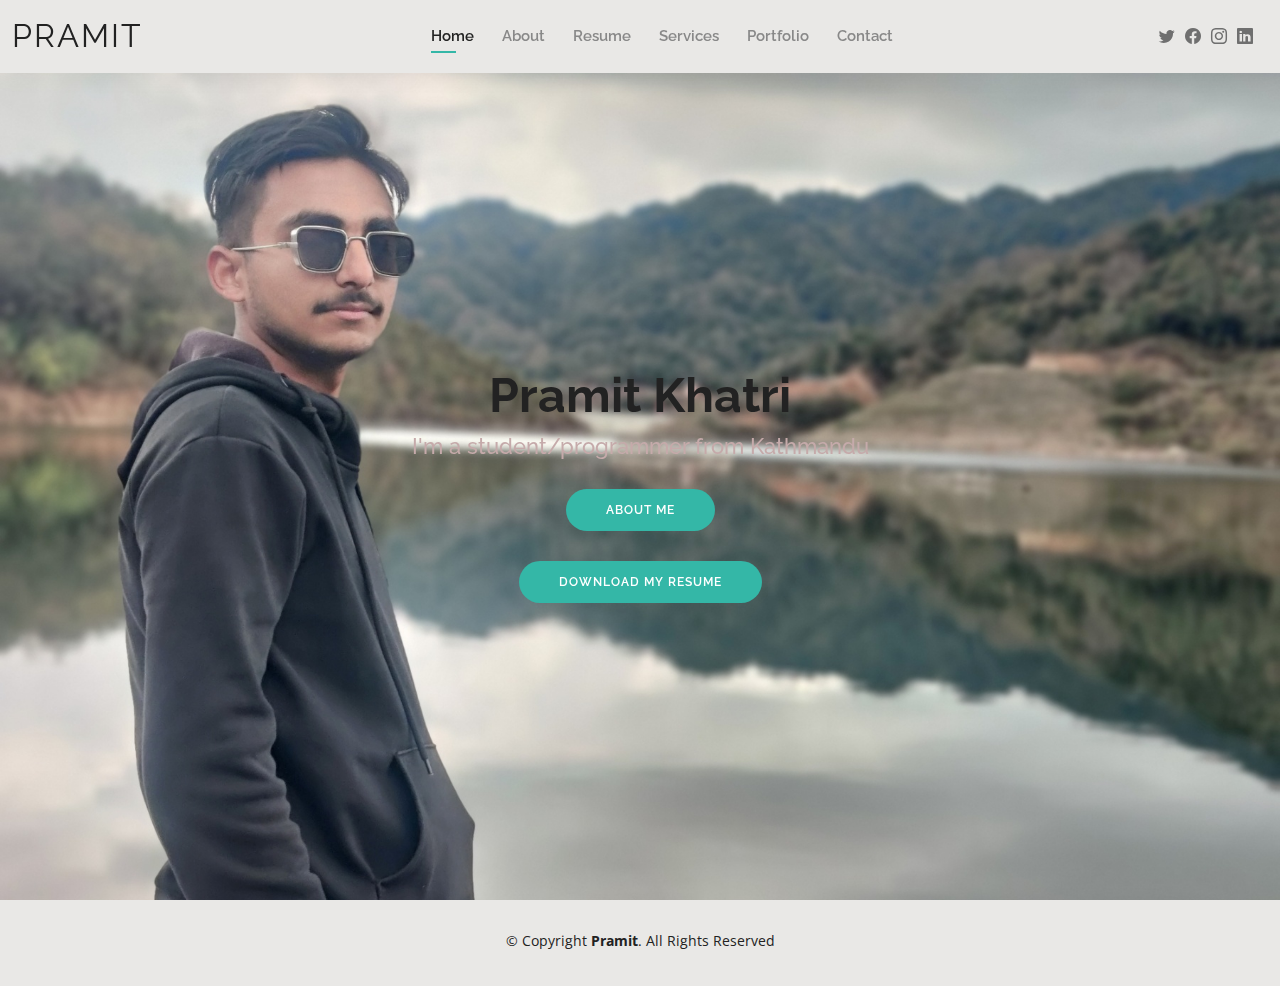
<file: index.html>
<!DOCTYPE html>
<html lang="en">

<head>
  <meta charset="utf-8">
  <meta content="width=device-width, initial-scale=1.0" name="viewport">

  <title>Home - Pramit</title>
  <meta content="" name="description">
  <meta content="" name="keywords">

  <!-- Favicons -->
  <link href="assets/img/favicon.png" rel="icon">
  <link href="assets/img/apple-touch-icon.png" rel="apple-touch-icon">

  <!-- Google Fonts -->
  <link href="https://fonts.googleapis.com/css?family=Open+Sans:300,300i,400,400i,600,600i,700,700i|Raleway:300,300i,400,400i,500,500i,600,600i,700,700i|Poppins:300,300i,400,400i,500,500i,600,600i,700,700i" rel="stylesheet">

  <!-- Vendor CSS Files -->
  <link href="assets/vendor/aos/aos.css" rel="stylesheet">
  <link href="assets/vendor/bootstrap/css/bootstrap.min.css" rel="stylesheet">
  <link href="assets/vendor/bootstrap-icons/bootstrap-icons.css" rel="stylesheet">
  <link href="assets/vendor/boxicons/css/boxicons.min.css" rel="stylesheet">
  <link href="assets/vendor/glightbox/css/glightbox.min.css" rel="stylesheet">
  <link href="assets/vendor/swiper/swiper-bundle.min.css" rel="stylesheet">

  <!-- Template Main CSS File -->
  <link href="assets/css/style.css" rel="stylesheet">


</head>

<body>

  <!-- ======= Header ======= -->
  <header id="header" class="fixed-top">
    <div class="container-fluid d-flex justify-content-between align-items-center">

      <h1 class="logo me-auto me-lg-0"><a href="index.html">Pramit</a></h1>
      <!-- Uncomment below if you prefer to use an image logo -->
      <!-- <a href="index.html" class="logo"><img src="assets/img/logo.png" alt="" class="img-fluid"></a> -->

      <nav id="navbar" class="navbar order-last order-lg-0">
        <ul>
          <li><a class="active" href="index.html">Home</a></li>
          <li><a href="about.html">About</a></li>
          <li><a href="resume.html">Resume</a></li>
          <li><a href="services.html">Services</a></li>
          <li><a href="portfolio.html">Portfolio</a></li>
          <li><a href="contact.html">Contact</a></li>
        </ul>
        <i class="bi bi-list mobile-nav-toggle"></i>
      </nav><!-- .navbar -->

      <div class="header-social-links">
        <a href="#" class="twitter"><i class="bi bi-twitter"></i></a>
        <a href="#" class="facebook"><i class="bi bi-facebook"></i></a>
        <a href="#" class="instagram"><i class="bi bi-instagram"></i></a>
        <a href="#" class="linkedin"><i class="bi bi-linkedin"></i></i></a>
      </div>

    </div>

  </header><!-- End Header -->

  <!-- ======= Hero Section ======= -->
  <section id="hero" class="d-flex align-items-center">
    <div class="container d-flex flex-column align-items-center" data-aos="zoom-in" data-aos-delay="100">
      <h1>Pramit Khatri</h1>
      <h2>I'm a student/programmer from Kathmandu</h2>
      <a href="about.html" class="btn-about">About Me</a>
      <a href="resume/Pramit-Khatri-resume.pdf" class="btn-about" download>Download my resume</a>
    </div>
  </section><!-- End Hero -->

  <!-- ======= Footer ======= -->
  <footer id="footer">
    <div class="container">
      <div class="copyright">
        &copy; Copyright <strong><span>Pramit</span></strong>. All Rights Reserved
      </div>
      <div class="credits">
        <!-- All the links in the footer should remain intact. -->
        <!-- You can delete the links only if you purchased the pro version. -->
        <!-- Licensing information: https://bootstrapmade.com/license/ -->
        <!-- Purchase the pro version with working PHP/AJAX contact form: https://bootstrapmade.com/kelly-free-bootstrap-cv-resume-html-template/ -->
      </div>
    </div>
  </footer><!-- End  Footer -->

  <div id="preloader"></div>
  <a href="#" class="back-to-top d-flex align-items-center justify-content-center"><i class="bi bi-arrow-up-short"></i></a>

  <!-- Vendor JS Files -->
  <script src="assets/vendor/purecounter/purecounter_vanilla.js"></script>
  <script src="assets/vendor/aos/aos.js"></script>
  <script src="assets/vendor/bootstrap/js/bootstrap.bundle.min.js"></script>
  <script src="assets/vendor/glightbox/js/glightbox.min.js"></script>
  <script src="assets/vendor/isotope-layout/isotope.pkgd.min.js"></script>
  <script src="assets/vendor/swiper/swiper-bundle.min.js"></script>
  <script src="assets/vendor/waypoints/noframework.waypoints.js"></script>
  <script src="assets/vendor/php-email-form/validate.js"></script>

  <!-- Template Main JS File -->
  <script src="assets/js/main.js"></script>

</body>

</html>
</file>
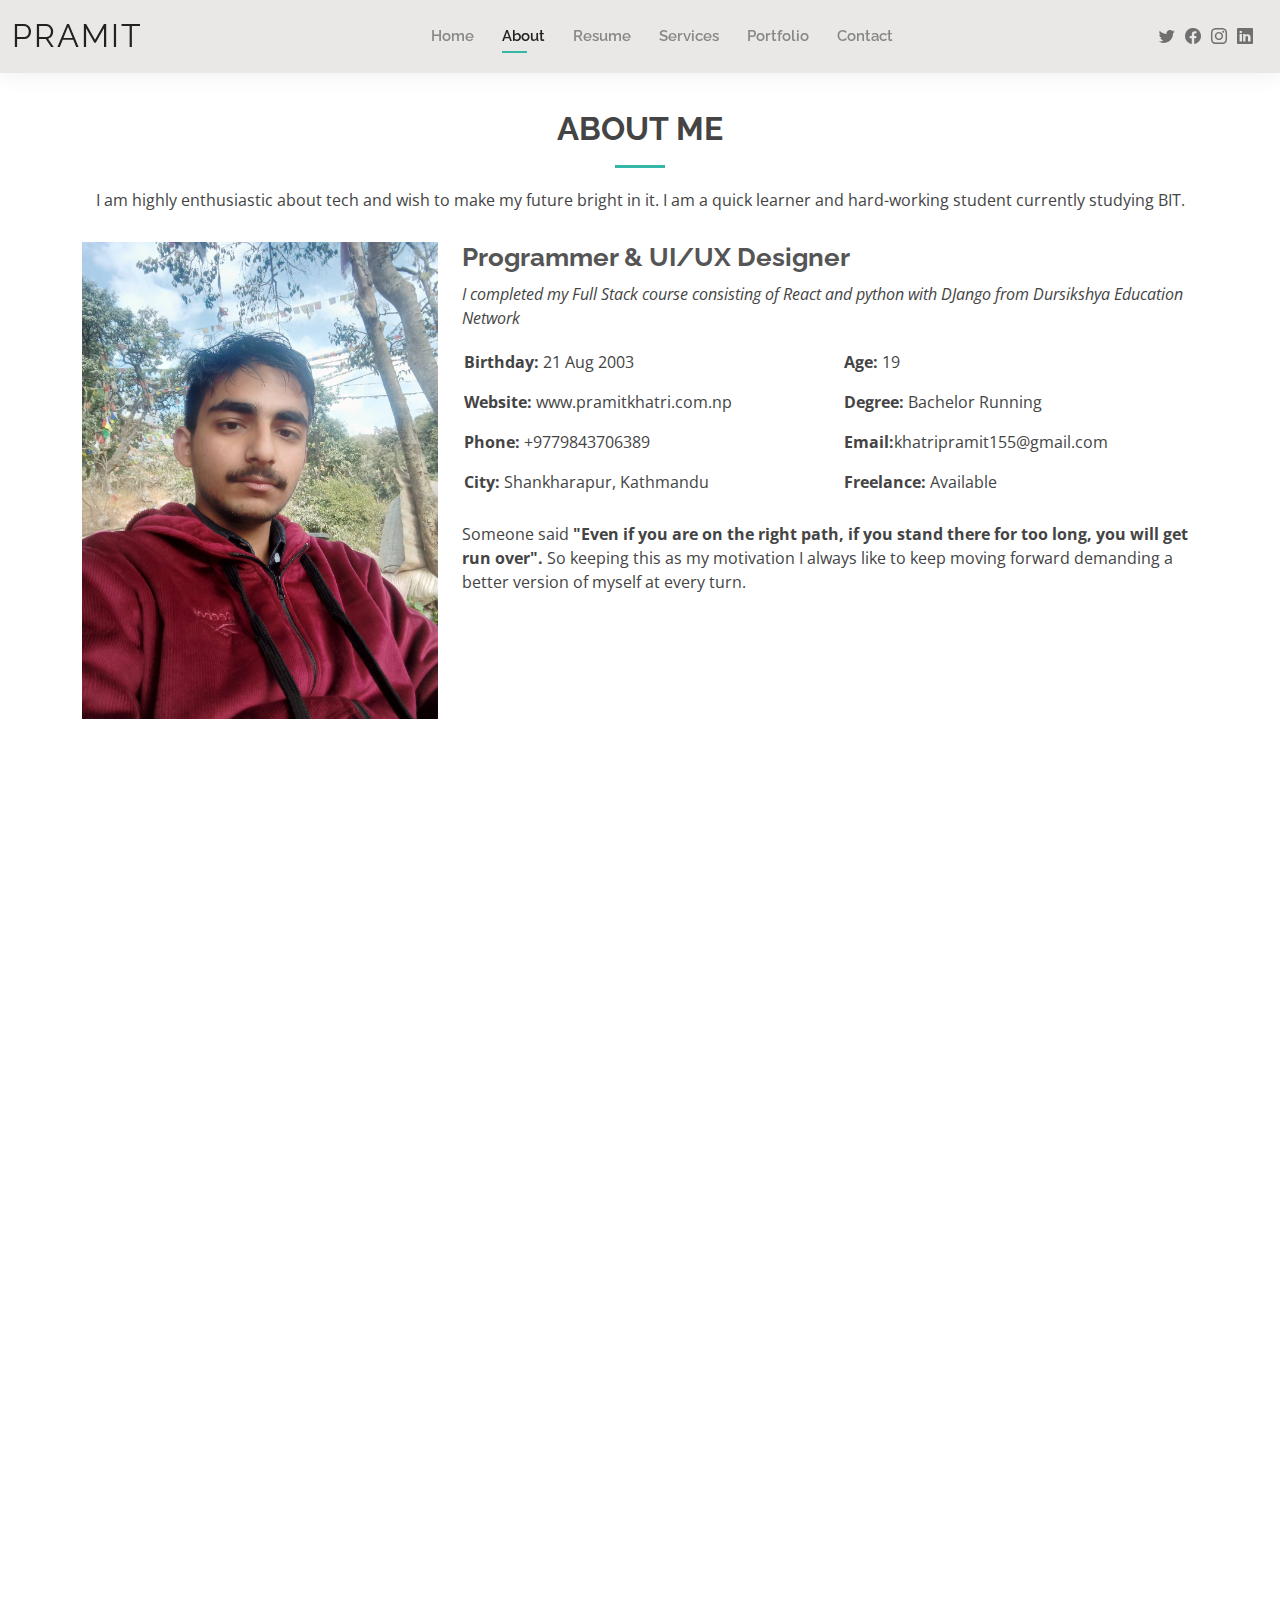
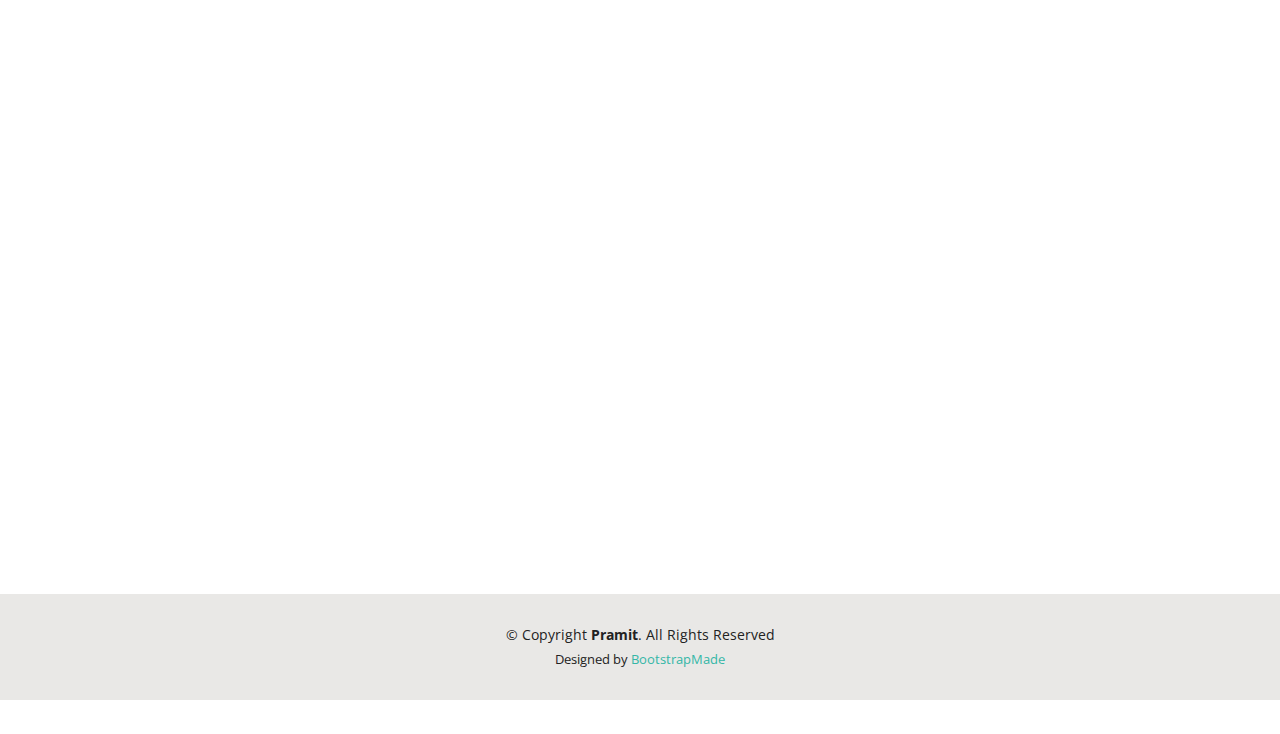
<file: about.html>
<!DOCTYPE html>
<html lang="en">

<head>
  <meta charset="utf-8">
  <meta content="width=device-width, initial-scale=1.0" name="viewport">

  <title>About - Pramit</title>
  <meta content="" name="description">
  <meta content="" name="keywords">

  <!-- Favicons -->
  <link href="assets/img/favico.png" rel="icon">
  <link href="assets/img/favico.png" rel="apple-touch-icon">

  <!-- Google Fonts -->
  <link href="https://fonts.googleapis.com/css?family=Open+Sans:300,300i,400,400i,600,600i,700,700i|Raleway:300,300i,400,400i,500,500i,600,600i,700,700i|Poppins:300,300i,400,400i,500,500i,600,600i,700,700i" rel="stylesheet">

  <!-- Vendor CSS Files -->
  <link href="assets/vendor/aos/aos.css" rel="stylesheet">
  <link href="assets/vendor/bootstrap/css/bootstrap.min.css" rel="stylesheet">
  <link href="assets/vendor/bootstrap-icons/bootstrap-icons.css" rel="stylesheet">
  <link href="assets/vendor/boxicons/css/boxicons.min.css" rel="stylesheet">
  <link href="assets/vendor/glightbox/css/glightbox.min.css" rel="stylesheet">
  <link href="assets/vendor/swiper/swiper-bundle.min.css" rel="stylesheet">

  <!-- Template Main CSS File -->
  <link href="assets/css/style.css" rel="stylesheet">


</head>

<body>

  <!-- ======= Header ======= -->
  <header id="header" class="fixed-top">
    <div class="container-fluid d-flex justify-content-between align-items-center">

      <h1 class="logo me-auto me-lg-0"><a href="index.html">Pramit</a></h1>

      <nav id="navbar" class="navbar order-last order-lg-0">
        <ul>
          <li><a href="index.html">Home</a></li>
          <li><a class="active" href="about.html">About</a></li>
          <li><a href="resume.html">Resume</a></li>
          <li><a href="services.html">Services</a></li>
          <li><a href="portfolio.html">Portfolio</a></li>
          <li><a href="contact.html">Contact</a></li>
        </ul>
        <i class="bi bi-list mobile-nav-toggle"></i>
      </nav><!-- .navbar -->

      <div class="header-social-links">
        <a href="#" class="twitter"><i class="bi bi-twitter"></i></a>
        <a href="#" class="facebook"><i class="bi bi-facebook"></i></a>
        <a href="#" class="instagram"><i class="bi bi-instagram"></i></a>
        <a href="#" class="linkedin"><i class="bi bi-linkedin"></i></i></a>
      </div>

    </div>

  </header><!-- End Header -->

  <main id="main">

    <!-- ======= About Section ======= -->
    <section id="about" class="about">
      <div class="container" data-aos="fade-up">

        <div class="section-title">
          <h2>About Me</h2>
          <p>I am highly enthusiastic about tech and wish to make my future bright in it. I am a quick learner and hard-working student currently studying BIT.</p>
        </div>

        <div class="row">
          <div class="col-lg-4">
            <img src="assets/img/myimage.jpg" class="img-fluid" alt="">
          </div>
          <div class="col-lg-8 pt-4 pt-lg-0 content">
            <h3>Programmer &amp; UI/UX Designer</h3>
            <p class="fst-italic">I completed my Full Stack course consisting of React and python with DJango from Dursikshya Education Network
            </p>
            <div class="row">
              <div class="col-lg-6">
                <ul>
                  <li><i class="bi bi-rounded-right"></i> <strong>Birthday:</strong> 21 Aug 2003</li>
                  <li><i class="bi bi-rounded-right"></i> <strong>Website:</strong> www.pramitkhatri.com.np</li>
                  <li><i class="bi bi-rounded-right"></i> <strong>Phone:</strong> +9779843706389</li>
                  <li><i class="bi bi-rounded-right"></i> <strong>City:</strong> Shankharapur, Kathmandu</li>
                </ul>
              </div>
              <div class="col-lg-6">
                <ul>
                  <li><i class="bi bi-rounded-right"></i> <strong>Age:</strong> 19</li>
                  <li><i class="bi bi-rounded-right"></i> <strong>Degree:</strong> Bachelor Running</li>
                  <li><i class="bi bi-rounded-right"></i> <strong>Email:</strong>khatripramit155@gmail.com</li>
                  <li><i class="bi bi-rounded-right"></i> <strong>Freelance:</strong> Available</li>
                </ul>
              </div>
            </div>
            <p>Someone said <strong>"Even if you are on the right path, if you stand there for too long, you will get run over".</strong> So keeping this as my motivation I always like to keep moving forward demanding a better version of myself at every turn.</p>
          </div>
        </div>

      </div>
    </section><!-- End About Section -->

    <!-- ======= Skills Section ======= -->
    <section id="skills" class="skills">
      <div class="container" data-aos="fade-up">

        <div class="section-title">
          <h2>Skills</h2>
          <p>I am passionate about web designing and game development but you can't learn it all So I try to be better at something more than the other.</p>
        </div>

        <div class="row skills-content">

          <div class="col-lg-6">

            <div class="progress">
              <span class="skill">HTML <i class="val">90%</i></span>
              <div class="progress-bar-wrap">
                <div class="progress-bar" role="progressbar" aria-valuenow="90" aria-valuemin="0" aria-valuemax="100"></div>
              </div>
            </div>

            <div class="progress">
              <span class="skill">CSS <i class="val">90%</i></span>
              <div class="progress-bar-wrap">
                <div class="progress-bar" role="progressbar" aria-valuenow="90" aria-valuemin="0" aria-valuemax="100"></div>
              </div>
            </div>

            <div class="progress">
              <span class="skill">JavaScript <i class="val">85%</i></span>
              <div class="progress-bar-wrap">
                <div class="progress-bar" role="progressbar" aria-valuenow="85" aria-valuemin="0" aria-valuemax="100"></div>
              </div>
            </div>

          </div>

          <div class="col-lg-6">

            <div class="progress">
              <span class="skill">Python with django <i class="val">80%</i></span>
              <div class="progress-bar-wrap">
                <div class="progress-bar" role="progressbar" aria-valuenow="80" aria-valuemin="0" aria-valuemax="100"></div>
              </div>
            </div>

            <div class="progress">
              <span class="skill">React <i class="val">80%</i></span>
              <div class="progress-bar-wrap">
                <div class="progress-bar" role="progressbar" aria-valuenow="80" aria-valuemin="0" aria-valuemax="100"></div>
              </div>
            </div>

            <div class="progress">
              <span class="skill">Java spring-boot <i class="val">35%</i></span>
              <div class="progress-bar-wrap">
                <div class="progress-bar" role="progressbar" aria-valuenow="35" aria-valuemin="0" aria-valuemax="100"></div>
              </div>
            </div>

          </div>

        </div>

      </div>
    </section><!-- End Skills Section -->

    <!-- ======= Facts Section ======= -->
    <section id="facts" class="facts">
      <div class="container" data-aos="fade-up">

        <div class="section-title">
          <h2>Facts</h2>
          <p>I just started taking my first steps in the programming world so I am new to everything. But with time I will gain more experience and achieve greater things.</p>
        </div>

        <div class="row counters">

          <div class="col-lg-3 col-6 text-center">
            <span data-purecounter-start="0" data-purecounter-end="1" data-purecounter-duration="1" class="purecounter"></span>
            <p>Clients</p>
          </div>

          <div class="col-lg-3 col-6 text-center">
            <span data-purecounter-start="0" data-purecounter-end="5" data-purecounter-duration="1" class="purecounter"></span>
            <p>Projects</p>
          </div>

        </div>

      </div>
    </section><!-- End Facts Section -->

    <!-- ======= Testimonials Section ======= -->
    <section id="testimonials" class="testimonials">
      <div class="container" data-aos="fade-up">

        <div class="section-title">
          <h2>Testimonials</h2>
          <p>Magnam dolores commodi suscipit. Necessitatibus eius consequatur ex aliquid fuga eum quidem. Sit sint consectetur velit. Quisquam quos quisquam cupiditate. Et nemo qui impedit suscipit alias ea. Quia fugiat sit in iste officiis commodi quidem hic quas.</p>
        </div>

        <div class="testimonials-slider swiper" data-aos="fade-up" data-aos-delay="100">
          <div class="swiper-wrapper">

            <div class="swiper-slide">
              <div class="testimonial-item">
                <img src="assets/img/testimonials/saroj.jpg" class="testimonial-img" alt="">
                <h3>Saroj Bajagain</h3>
                <h4>Owner &amp; Founder of Kabita Bakery</h4>
                <p>
                  <i class="bx bxs-quote-alt-left quote-icon-left"></i>
                  Makes good websites
                  <i class="bx bxs-quote-alt-right quote-icon-right"></i>
                </p>
              </div>
            </div><!-- End testimonial item -->

            <div class="swiper-slide">
              <div class="testimonial-item">
                <img src="assets/img/testimonials/shubham.jpg" class="testimonial-img" alt="">
                <h3>Shubham Gupta</h3>
                <h4>Designer</h4>
                <p>
                  <i class="bx bxs-quote-alt-left quote-icon-left"></i>
                  makes good websites and more
                  <i class="bx bxs-quote-alt-right quote-icon-right"></i>
                </p>
              </div>
            </div>
            <!-- End testimonial item -->

            

          </div>
          <div class="swiper-pagination"></div>
        </div>

      </div>
    </section>
    <!-- End Testimonials Section -->

  </main><!-- End #main -->

  <!-- ======= Footer ======= -->
  <footer id="footer">
    <div class="container">
      <div class="copyright">
        &copy; Copyright <strong><span>Pramit</span></strong>. All Rights Reserved
      </div>
      <div class="credits">
       Designed by <a href="https://bootstrapmade.com/">BootstrapMade</a>
      </div>
    </div>
  </footer><!-- End  Footer -->

  <div id="preloader"></div>
  <a href="#" class="back-to-top d-flex align-items-center justify-content-center"><i class="bi bi-arrow-up-short"></i></a>

  <!-- Vendor JS Files -->
  <script src="assets/vendor/purecounter/purecounter_vanilla.js"></script>
  <script src="assets/vendor/aos/aos.js"></script>
  <script src="assets/vendor/bootstrap/js/bootstrap.bundle.min.js"></script>
  <script src="assets/vendor/glightbox/js/glightbox.min.js"></script>
  <script src="assets/vendor/isotope-layout/isotope.pkgd.min.js"></script>
  <script src="assets/vendor/swiper/swiper-bundle.min.js"></script>
  <script src="assets/vendor/waypoints/noframework.waypoints.js"></script>
  <script src="assets/vendor/php-email-form/validate.js"></script>

  <!-- Template Main JS File -->
  <script src="assets/js/main.js"></script>

</body>

</html>
</file>
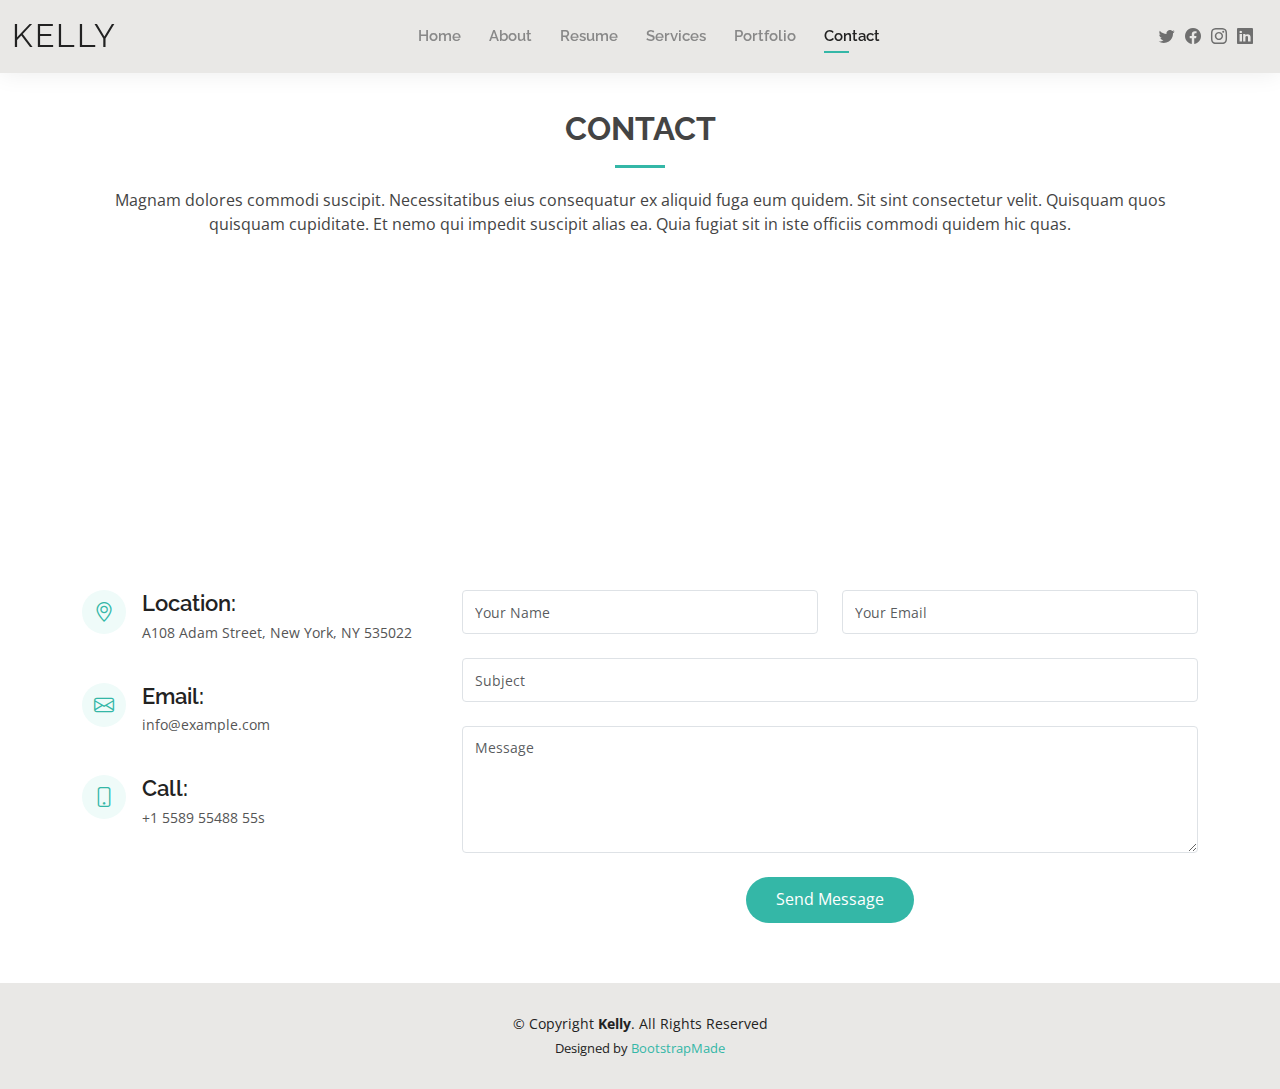
<file: contact.html>
<!DOCTYPE html>
<html lang="en">

<head>
  <meta charset="utf-8">
  <meta content="width=device-width, initial-scale=1.0" name="viewport">

  <title>Contact - Kelly Bootstrap Template</title>
  <meta content="" name="description">
  <meta content="" name="keywords">

  <!-- Favicons -->
  <link href="assets/img/favicon.png" rel="icon">
  <link href="assets/img/apple-touch-icon.png" rel="apple-touch-icon">

  <!-- Google Fonts -->
  <link href="https://fonts.googleapis.com/css?family=Open+Sans:300,300i,400,400i,600,600i,700,700i|Raleway:300,300i,400,400i,500,500i,600,600i,700,700i|Poppins:300,300i,400,400i,500,500i,600,600i,700,700i" rel="stylesheet">

  <!-- Vendor CSS Files -->
  <link href="assets/vendor/aos/aos.css" rel="stylesheet">
  <link href="assets/vendor/bootstrap/css/bootstrap.min.css" rel="stylesheet">
  <link href="assets/vendor/bootstrap-icons/bootstrap-icons.css" rel="stylesheet">
  <link href="assets/vendor/boxicons/css/boxicons.min.css" rel="stylesheet">
  <link href="assets/vendor/glightbox/css/glightbox.min.css" rel="stylesheet">
  <link href="assets/vendor/swiper/swiper-bundle.min.css" rel="stylesheet">

  <!-- Template Main CSS File -->
  <link href="assets/css/style.css" rel="stylesheet">

  <!-- =======================================================
  * Template Name: Kelly
  * Updated: May 30 2023 with Bootstrap v5.3.0
  * Template URL: https://bootstrapmade.com/kelly-free-bootstrap-cv-resume-html-template/
  * Author: BootstrapMade.com
  * License: https://bootstrapmade.com/license/
  ======================================================== -->
</head>

<body>

  <!-- ======= Header ======= -->
  <header id="header" class="fixed-top">
    <div class="container-fluid d-flex justify-content-between align-items-center">

      <h1 class="logo me-auto me-lg-0"><a href="index.html">Kelly</a></h1>
      <!-- Uncomment below if you prefer to use an image logo -->
      <!-- <a href="index.html" class="logo"><img src="assets/img/logo.png" alt="" class="img-fluid"></a>-->

      <nav id="navbar" class="navbar order-last order-lg-0">
        <ul>
          <li><a href="index.html">Home</a></li>
          <li><a href="about.html">About</a></li>
          <li><a href="resume.html">Resume</a></li>
          <li><a href="services.html">Services</a></li>
          <li><a href="portfolio.html">Portfolio</a></li>
          <li><a class="active" href="contact.html">Contact</a></li>
        </ul>
        <i class="bi bi-list mobile-nav-toggle"></i>
      </nav><!-- .navbar -->

      <div class="header-social-links">
        <a href="#" class="twitter"><i class="bi bi-twitter"></i></a>
        <a href="#" class="facebook"><i class="bi bi-facebook"></i></a>
        <a href="#" class="instagram"><i class="bi bi-instagram"></i></a>
        <a href="#" class="linkedin"><i class="bi bi-linkedin"></i></i></a>
      </div>

    </div>

  </header><!-- End Header -->

  <main id="main">

    <!-- ======= Contact Section ======= -->
    <section id="contact" class="contact">
      <div class="container" data-aos="fade-up">

        <div class="section-title">
          <h2>Contact</h2>
          <p>Magnam dolores commodi suscipit. Necessitatibus eius consequatur ex aliquid fuga eum quidem. Sit sint consectetur velit. Quisquam quos quisquam cupiditate. Et nemo qui impedit suscipit alias ea. Quia fugiat sit in iste officiis commodi quidem hic quas.</p>
        </div>

        <div>
          <iframe style="border:0; width: 100%; height: 270px;" src="https://www.google.com/maps/embed?pb=!1m14!1m8!1m3!1d12097.433213460943!2d-74.0062269!3d40.7101282!3m2!1i1024!2i768!4f13.1!3m3!1m2!1s0x0%3A0xb89d1fe6bc499443!2sDowntown+Conference+Center!5e0!3m2!1smk!2sbg!4v1539943755621" frameborder="0" allowfullscreen></iframe>
        </div>

        <div class="row mt-5">

          <div class="col-lg-4">
            <div class="info">
              <div class="address">
                <i class="bi bi-geo-alt"></i>
                <h4>Location:</h4>
                <p>A108 Adam Street, New York, NY 535022</p>
              </div>

              <div class="email">
                <i class="bi bi-envelope"></i>
                <h4>Email:</h4>
                <p>info@example.com</p>
              </div>

              <div class="phone">
                <i class="bi bi-phone"></i>
                <h4>Call:</h4>
                <p>+1 5589 55488 55s</p>
              </div>

            </div>

          </div>

          <div class="col-lg-8 mt-5 mt-lg-0">

            <form action="forms/contact.php" method="post" role="form" class="php-email-form">
              <div class="row">
                <div class="col-md-6 form-group">
                  <input type="text" name="name" class="form-control" id="name" placeholder="Your Name" required>
                </div>
                <div class="col-md-6 form-group mt-3 mt-md-0">
                  <input type="email" class="form-control" name="email" id="email" placeholder="Your Email" required>
                </div>
              </div>
              <div class="form-group mt-3">
                <input type="text" class="form-control" name="subject" id="subject" placeholder="Subject" required>
              </div>
              <div class="form-group mt-3">
                <textarea class="form-control" name="message" rows="5" placeholder="Message" required></textarea>
              </div>
              <div class="my-3">
                <div class="loading">Loading</div>
                <div class="error-message"></div>
                <div class="sent-message">Your message has been sent. Thank you!</div>
              </div>
              <div class="text-center"><button type="submit">Send Message</button></div>
            </form>

          </div>

        </div>

      </div>
    </section><!-- End Contact Section -->

  </main><!-- End #main -->

  <!-- ======= Footer ======= -->
  <footer id="footer">
    <div class="container">
      <div class="copyright">
        &copy; Copyright <strong><span>Kelly</span></strong>. All Rights Reserved
      </div>
      <div class="credits">
        <!-- All the links in the footer should remain intact. -->
        <!-- You can delete the links only if you purchased the pro version. -->
        <!-- Licensing information: https://bootstrapmade.com/license/ -->
        <!-- Purchase the pro version with working PHP/AJAX contact form: https://bootstrapmade.com/kelly-free-bootstrap-cv-resume-html-template/ -->
        Designed by <a href="https://bootstrapmade.com/">BootstrapMade</a>
      </div>
    </div>
  </footer><!-- End  Footer -->

  <div id="preloader"></div>
  <a href="#" class="back-to-top d-flex align-items-center justify-content-center"><i class="bi bi-arrow-up-short"></i></a>

  <!-- Vendor JS Files -->
  <script src="assets/vendor/purecounter/purecounter_vanilla.js"></script>
  <script src="assets/vendor/aos/aos.js"></script>
  <script src="assets/vendor/bootstrap/js/bootstrap.bundle.min.js"></script>
  <script src="assets/vendor/glightbox/js/glightbox.min.js"></script>
  <script src="assets/vendor/isotope-layout/isotope.pkgd.min.js"></script>
  <script src="assets/vendor/swiper/swiper-bundle.min.js"></script>
  <script src="assets/vendor/waypoints/noframework.waypoints.js"></script>
  <script src="assets/vendor/php-email-form/validate.js"></script>

  <!-- Template Main JS File -->
  <script src="assets/js/main.js"></script>

</body>

</html>
</file>
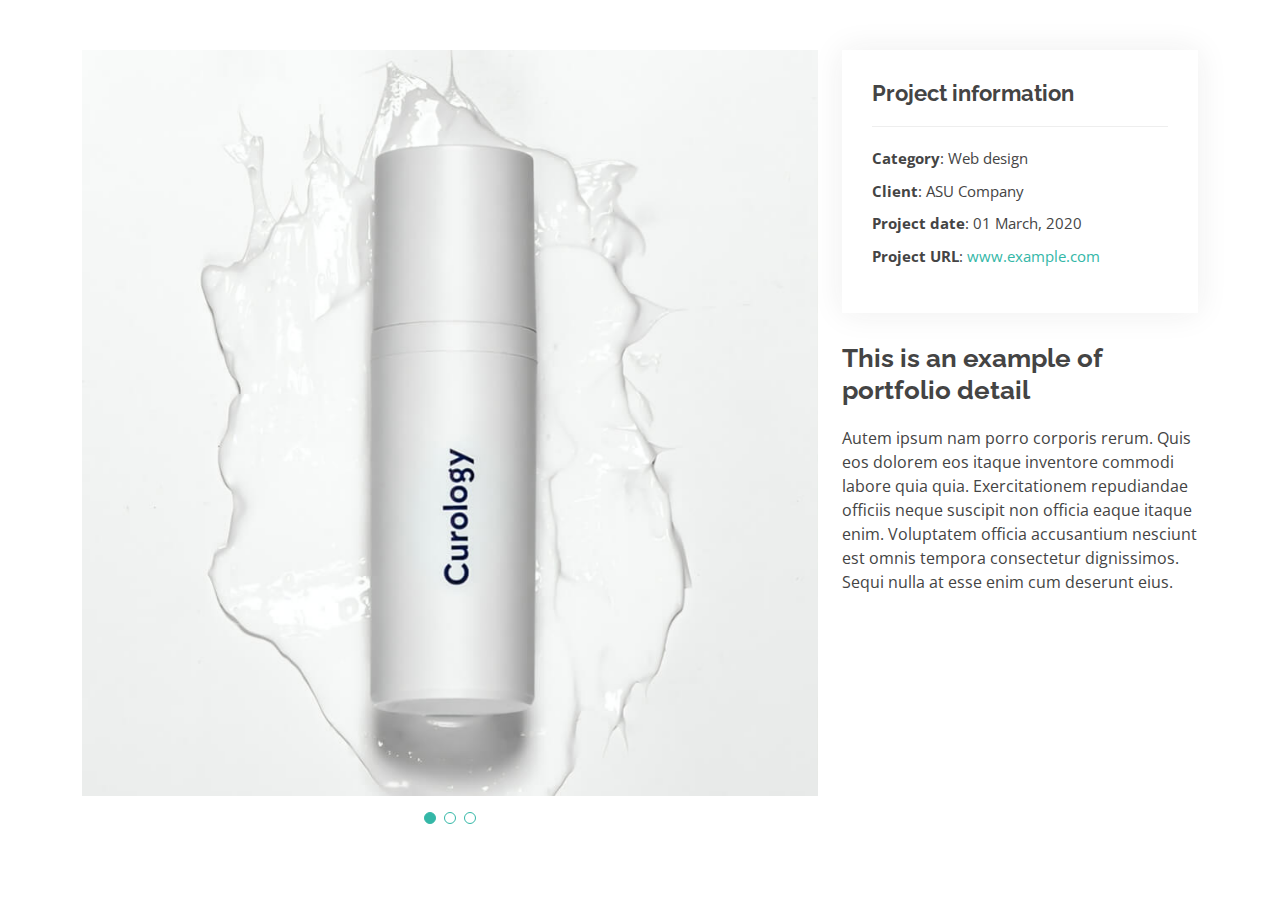
<file: portfolio-details.html>
<!DOCTYPE html>
<html lang="en">

<head>
  <meta charset="utf-8">
  <meta content="width=device-width, initial-scale=1.0" name="viewport">

  <title>Portfolio Details - Kelly Bootstrap Template</title>
  <meta content="" name="description">
  <meta content="" name="keywords">

  <!-- Favicons -->
  <link href="assets/img/favicon.png" rel="icon">
  <link href="assets/img/apple-touch-icon.png" rel="apple-touch-icon">

  <!-- Google Fonts -->
  <link href="https://fonts.googleapis.com/css?family=Open+Sans:300,300i,400,400i,600,600i,700,700i|Raleway:300,300i,400,400i,500,500i,600,600i,700,700i|Poppins:300,300i,400,400i,500,500i,600,600i,700,700i" rel="stylesheet">

  <!-- Vendor CSS Files -->
  <link href="assets/vendor/aos/aos.css" rel="stylesheet">
  <link href="assets/vendor/bootstrap/css/bootstrap.min.css" rel="stylesheet">
  <link href="assets/vendor/bootstrap-icons/bootstrap-icons.css" rel="stylesheet">
  <link href="assets/vendor/boxicons/css/boxicons.min.css" rel="stylesheet">
  <link href="assets/vendor/glightbox/css/glightbox.min.css" rel="stylesheet">
  <link href="assets/vendor/swiper/swiper-bundle.min.css" rel="stylesheet">

  <!-- Template Main CSS File -->
  <link href="assets/css/style.css" rel="stylesheet">

  <!-- =======================================================
  * Template Name: Kelly
  * Updated: May 30 2023 with Bootstrap v5.3.0
  * Template URL: https://bootstrapmade.com/kelly-free-bootstrap-cv-resume-html-template/
  * Author: BootstrapMade.com
  * License: https://bootstrapmade.com/license/
  ======================================================== -->
</head>

<body>

  <main id="main">

    <!-- ======= Portfolio Details Section ======= -->
    <section id="portfolio-details" class="portfolio-details">
      <div class="container">

        <div class="row gy-4">

          <div class="col-lg-8">
            <div class="portfolio-details-slider swiper">
              <div class="swiper-wrapper align-items-center">

                <div class="swiper-slide">
                  <img src="assets/img/portfolio/portfolio-1.jpg" alt="">
                </div>

                <div class="swiper-slide">
                  <img src="assets/img/portfolio/portfolio-2.jpg" alt="">
                </div>

                <div class="swiper-slide">
                  <img src="assets/img/portfolio/portfolio-3.jpg" alt="">
                </div>

              </div>
              <div class="swiper-pagination"></div>
            </div>
          </div>

          <div class="col-lg-4">
            <div class="portfolio-info">
              <h3>Project information</h3>
              <ul>
                <li><strong>Category</strong>: Web design</li>
                <li><strong>Client</strong>: ASU Company</li>
                <li><strong>Project date</strong>: 01 March, 2020</li>
                <li><strong>Project URL</strong>: <a href="#">www.example.com</a></li>
              </ul>
            </div>
            <div class="portfolio-description">
              <h2>This is an example of portfolio detail</h2>
              <p>
                Autem ipsum nam porro corporis rerum. Quis eos dolorem eos itaque inventore commodi labore quia quia. Exercitationem repudiandae officiis neque suscipit non officia eaque itaque enim. Voluptatem officia accusantium nesciunt est omnis tempora consectetur dignissimos. Sequi nulla at esse enim cum deserunt eius.
              </p>
            </div>
          </div>

        </div>

      </div>
    </section><!-- End Portfolio Details Section -->

  </main><!-- End #main -->

  <div id="preloader"></div>
  <a href="#" class="back-to-top d-flex align-items-center justify-content-center"><i class="bi bi-arrow-up-short"></i></a>

  <!-- Vendor JS Files -->
  <script src="assets/vendor/purecounter/purecounter_vanilla.js"></script>
  <script src="assets/vendor/aos/aos.js"></script>
  <script src="assets/vendor/bootstrap/js/bootstrap.bundle.min.js"></script>
  <script src="assets/vendor/glightbox/js/glightbox.min.js"></script>
  <script src="assets/vendor/isotope-layout/isotope.pkgd.min.js"></script>
  <script src="assets/vendor/swiper/swiper-bundle.min.js"></script>
  <script src="assets/vendor/waypoints/noframework.waypoints.js"></script>
  <script src="assets/vendor/php-email-form/validate.js"></script>

  <!-- Template Main JS File -->
  <script src="assets/js/main.js"></script>

</body>

</html>
</file>
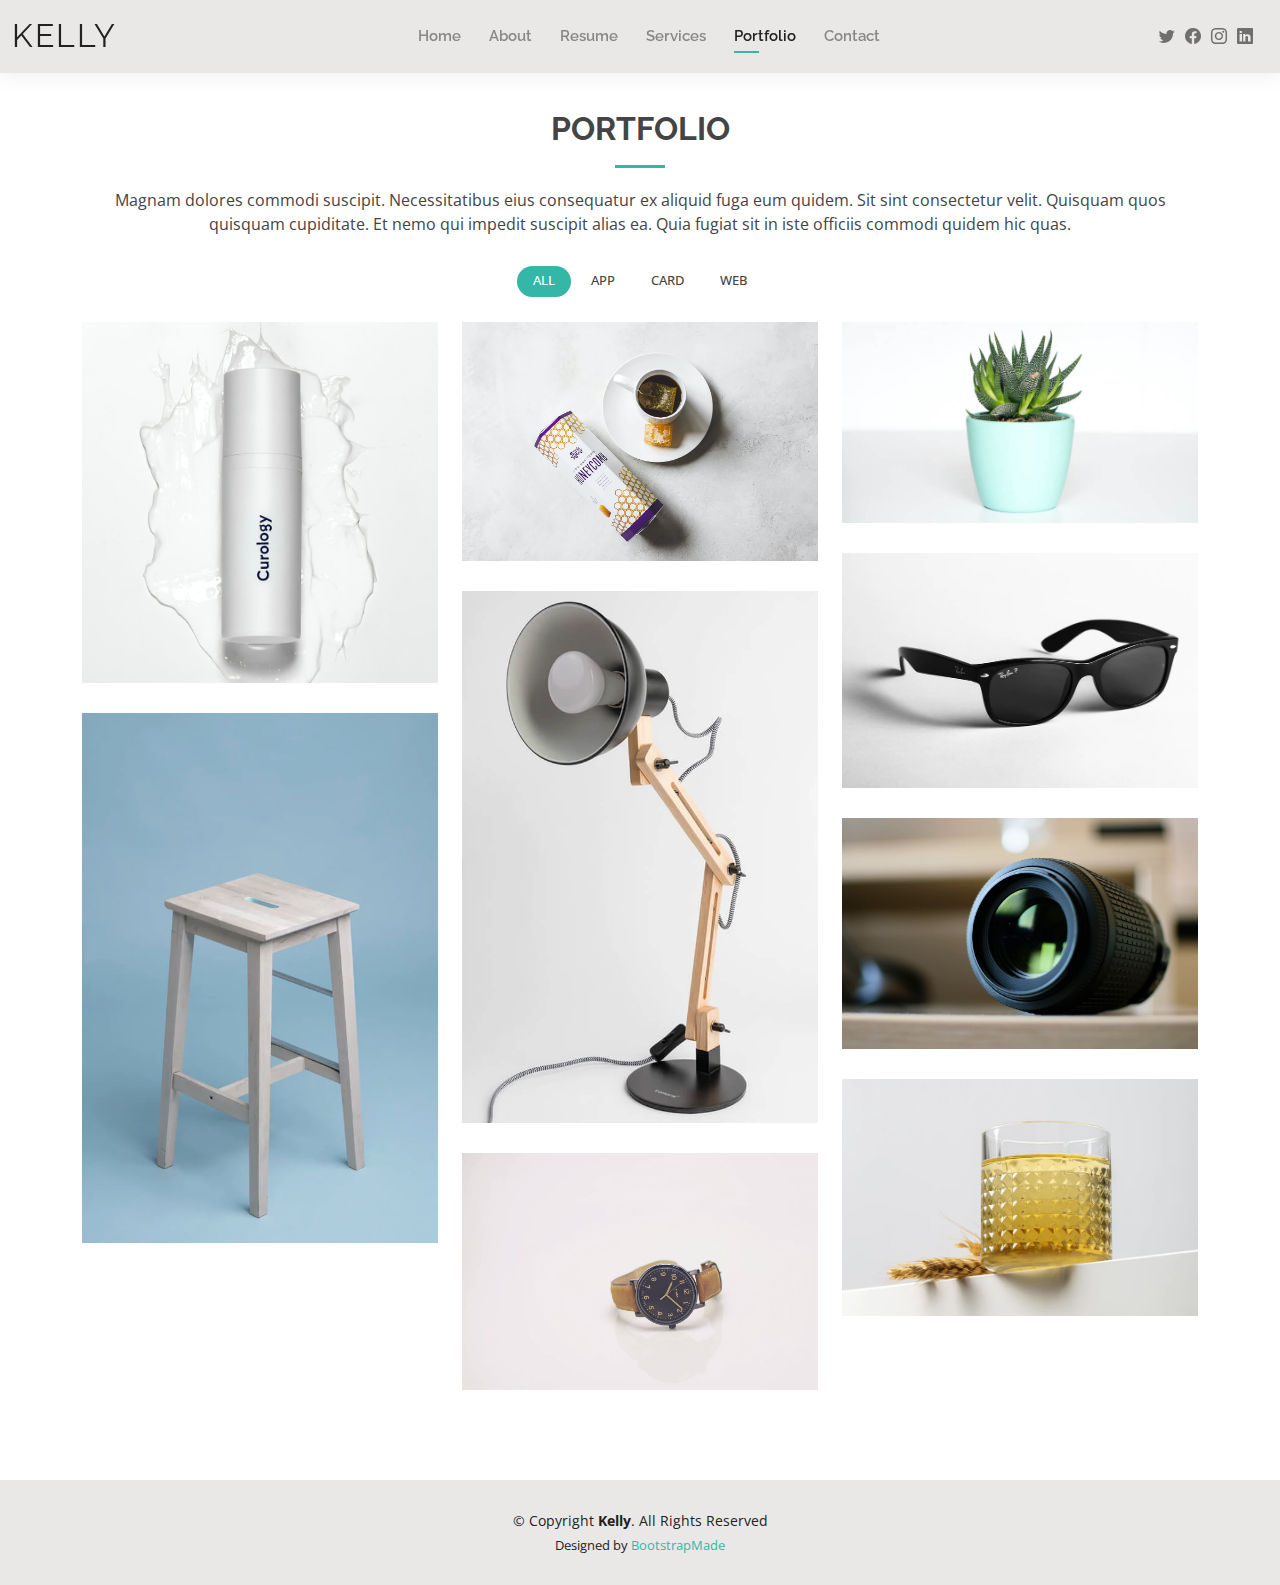
<file: portfolio.html>
<!DOCTYPE html>
<html lang="en">

<head>
  <meta charset="utf-8">
  <meta content="width=device-width, initial-scale=1.0" name="viewport">

  <title>Portfolio - Kelly Bootstrap Template</title>
  <meta content="" name="description">
  <meta content="" name="keywords">

  <!-- Favicons -->
  <link href="assets/img/favicon.png" rel="icon">
  <link href="assets/img/apple-touch-icon.png" rel="apple-touch-icon">

  <!-- Google Fonts -->
  <link href="https://fonts.googleapis.com/css?family=Open+Sans:300,300i,400,400i,600,600i,700,700i|Raleway:300,300i,400,400i,500,500i,600,600i,700,700i|Poppins:300,300i,400,400i,500,500i,600,600i,700,700i" rel="stylesheet">

  <!-- Vendor CSS Files -->
  <link href="assets/vendor/aos/aos.css" rel="stylesheet">
  <link href="assets/vendor/bootstrap/css/bootstrap.min.css" rel="stylesheet">
  <link href="assets/vendor/bootstrap-icons/bootstrap-icons.css" rel="stylesheet">
  <link href="assets/vendor/boxicons/css/boxicons.min.css" rel="stylesheet">
  <link href="assets/vendor/glightbox/css/glightbox.min.css" rel="stylesheet">
  <link href="assets/vendor/swiper/swiper-bundle.min.css" rel="stylesheet">

  <!-- Template Main CSS File -->
  <link href="assets/css/style.css" rel="stylesheet">

  <!-- =======================================================
  * Template Name: Kelly
  * Updated: May 30 2023 with Bootstrap v5.3.0
  * Template URL: https://bootstrapmade.com/kelly-free-bootstrap-cv-resume-html-template/
  * Author: BootstrapMade.com
  * License: https://bootstrapmade.com/license/
  ======================================================== -->
</head>

<body>

  <!-- ======= Header ======= -->
  <header id="header" class="fixed-top">
    <div class="container-fluid d-flex justify-content-between align-items-center">

      <h1 class="logo me-auto me-lg-0"><a href="index.html">Kelly</a></h1>
      <!-- Uncomment below if you prefer to use an image logo -->
      <!-- <a href="index.html" class="logo"><img src="assets/img/logo.png" alt="" class="img-fluid"></a>-->

      <nav id="navbar" class="navbar order-last order-lg-0">
        <ul>
          <li><a href="index.html">Home</a></li>
          <li><a href="about.html">About</a></li>
          <li><a href="resume.html">Resume</a></li>
          <li><a href="services.html">Services</a></li>
          <li><a class="active" href="portfolio.html">Portfolio</a></li>
          <li><a href="contact.html">Contact</a></li>
        </ul>
        <i class="bi bi-list mobile-nav-toggle"></i>
      </nav><!-- .navbar -->

      <div class="header-social-links">
        <a href="#" class="twitter"><i class="bi bi-twitter"></i></a>
        <a href="#" class="facebook"><i class="bi bi-facebook"></i></a>
        <a href="#" class="instagram"><i class="bi bi-instagram"></i></a>
        <a href="#" class="linkedin"><i class="bi bi-linkedin"></i></i></a>
      </div>

    </div>

  </header><!-- End Header -->

  <main id="main">

    <!-- ======= Portfolio Section ======= -->
    <section id="portfolio" class="portfolio">
      <div class="container" data-aos="fade-up">

        <div class="section-title">
          <h2>Portfolio</h2>
          <p>Magnam dolores commodi suscipit. Necessitatibus eius consequatur ex aliquid fuga eum quidem. Sit sint consectetur velit. Quisquam quos quisquam cupiditate. Et nemo qui impedit suscipit alias ea. Quia fugiat sit in iste officiis commodi quidem hic quas.</p>
        </div>

        <div class="row" data-aos="fade-up" data-aos-delay="100">
          <div class="col-lg-12 d-flex justify-content-center">
            <ul id="portfolio-flters">
              <li data-filter="*" class="filter-active">All</li>
              <li data-filter=".filter-app">App</li>
              <li data-filter=".filter-card">Card</li>
              <li data-filter=".filter-web">Web</li>
            </ul>
          </div>
        </div>

        <div class="row portfolio-container" data-aos="fade-up" data-aos-delay="200">

          <div class="col-lg-4 col-md-6 portfolio-item filter-app">
            <div class="portfolio-wrap">
              <img src="assets/img/portfolio/portfolio-1.jpg" class="img-fluid" alt="">
              <div class="portfolio-info">
                <h4>App 1</h4>
                <p>App</p>
                <div class="portfolio-links">
                  <a href="assets/img/portfolio/portfolio-1.jpg" data-gallery="portfolioGallery" class="portfolio-lightbox" title="App 1"><i class="bx bx-plus"></i></a>
                  <a href="portfolio-details.html" class="portfolio-details-lightbox" data-glightbox="type: external" title="Portfolio Details"><i class="bx bx-link"></i></a>
                </div>
              </div>
            </div>
          </div>

          <div class="col-lg-4 col-md-6 portfolio-item filter-web">
            <div class="portfolio-wrap">
              <img src="assets/img/portfolio/portfolio-2.jpg" class="img-fluid" alt="">
              <div class="portfolio-info">
                <h4>Web 3</h4>
                <p>Web</p>
                <div class="portfolio-links">
                  <a href="assets/img/portfolio/portfolio-2.jpg" data-gallery="portfolioGallery" class="portfolio-lightbox" title="Web 3"><i class="bx bx-plus"></i></a>
                  <a href="portfolio-details.html" class="portfolio-details-lightbox" data-glightbox="type: external" title="Portfolio Details"><i class="bx bx-link"></i></a>
                </div>
              </div>
            </div>
          </div>

          <div class="col-lg-4 col-md-6 portfolio-item filter-app">
            <div class="portfolio-wrap">
              <img src="assets/img/portfolio/portfolio-3.jpg" class="img-fluid" alt="">
              <div class="portfolio-info">
                <h4>App 2</h4>
                <p>App</p>
                <div class="portfolio-links">
                  <a href="assets/img/portfolio/portfolio-3.jpg" data-gallery="portfolioGallery" class="portfolio-lightbox" title="App 2"><i class="bx bx-plus"></i></a>
                  <a href="portfolio-details.html" class="portfolio-details-lightbox" data-glightbox="type: external" title="Portfolio Details"><i class="bx bx-link"></i></a>
                </div>
              </div>
            </div>
          </div>

          <div class="col-lg-4 col-md-6 portfolio-item filter-card">
            <div class="portfolio-wrap">
              <img src="assets/img/portfolio/portfolio-4.jpg" class="img-fluid" alt="">
              <div class="portfolio-info">
                <h4>Card 2</h4>
                <p>Card</p>
                <div class="portfolio-links">
                  <a href="assets/img/portfolio/portfolio-4.jpg" data-gallery="portfolioGallery" class="portfolio-lightbox" title="Card 2"><i class="bx bx-plus"></i></a>
                  <a href="portfolio-details.html" class="portfolio-details-lightbox" data-glightbox="type: external" title="Portfolio Details"><i class="bx bx-link"></i></a>
                </div>
              </div>
            </div>
          </div>

          <div class="col-lg-4 col-md-6 portfolio-item filter-web">
            <div class="portfolio-wrap">
              <img src="assets/img/portfolio/portfolio-5.jpg" class="img-fluid" alt="">
              <div class="portfolio-info">
                <h4>Web 2</h4>
                <p>Web</p>
                <div class="portfolio-links">
                  <a href="assets/img/portfolio/portfolio-5.jpg" data-gallery="portfolioGallery" class="portfolio-lightbox" title="Web 2"><i class="bx bx-plus"></i></a>
                  <a href="portfolio-details.html" class="portfolio-details-lightbox" data-glightbox="type: external" title="Portfolio Details"><i class="bx bx-link"></i></a>
                </div>
              </div>
            </div>
          </div>

          <div class="col-lg-4 col-md-6 portfolio-item filter-app">
            <div class="portfolio-wrap">
              <img src="assets/img/portfolio/portfolio-6.jpg" class="img-fluid" alt="">
              <div class="portfolio-info">
                <h4>App 3</h4>
                <p>App</p>
                <div class="portfolio-links">
                  <a href="assets/img/portfolio/portfolio-6.jpg" data-gallery="portfolioGallery" class="portfolio-lightbox" title="App 3"><i class="bx bx-plus"></i></a>
                  <a href="portfolio-details.html" class="portfolio-details-lightbox" data-glightbox="type: external" title="Portfolio Details"><i class="bx bx-link"></i></a>
                </div>
              </div>
            </div>
          </div>

          <div class="col-lg-4 col-md-6 portfolio-item filter-card">
            <div class="portfolio-wrap">
              <img src="assets/img/portfolio/portfolio-7.jpg" class="img-fluid" alt="">
              <div class="portfolio-info">
                <h4>Card 1</h4>
                <p>Card</p>
                <div class="portfolio-links">
                  <a href="assets/img/portfolio/portfolio-7.jpg" data-gallery="portfolioGallery" class="portfolio-lightbox" title="Card 1"><i class="bx bx-plus"></i></a>
                  <a href="portfolio-details.html" class="portfolio-details-lightbox" data-glightbox="type: external" title="Portfolio Details"><i class="bx bx-link"></i></a>
                </div>
              </div>
            </div>
          </div>

          <div class="col-lg-4 col-md-6 portfolio-item filter-card">
            <div class="portfolio-wrap">
              <img src="assets/img/portfolio/portfolio-8.jpg" class="img-fluid" alt="">
              <div class="portfolio-info">
                <h4>Card 3</h4>
                <p>Card</p>
                <div class="portfolio-links">
                  <a href="assets/img/portfolio/portfolio-8.jpg" data-gallery="portfolioGallery" class="portfolio-lightbox" title="Card 3"><i class="bx bx-plus"></i></a>
                  <a href="portfolio-details.html" class="portfolio-details-lightbox" data-glightbox="type: external" title="Portfolio Details"><i class="bx bx-link"></i></a>
                </div>
              </div>
            </div>
          </div>

          <div class="col-lg-4 col-md-6 portfolio-item filter-web">
            <div class="portfolio-wrap">
              <img src="assets/img/portfolio/portfolio-9.jpg" class="img-fluid" alt="">
              <div class="portfolio-info">
                <h4>Web 3</h4>
                <p>Web</p>
                <div class="portfolio-links">
                  <a href="assets/img/portfolio/portfolio-9.jpg" data-gallery="portfolioGallery" class="portfolio-lightbox" title="Web 3"><i class="bx bx-plus"></i></a>
                  <a href="portfolio-details.html" class="portfolio-details-lightbox" data-glightbox="type: external" title="Portfolio Details"><i class="bx bx-link"></i></a>
                </div>
              </div>
            </div>
          </div>

        </div>

      </div>
    </section><!-- End Portfolio Section -->

  </main><!-- End #main -->

  <!-- ======= Footer ======= -->
  <footer id="footer">
    <div class="container">
      <div class="copyright">
        &copy; Copyright <strong><span>Kelly</span></strong>. All Rights Reserved
      </div>
      <div class="credits">
        <!-- All the links in the footer should remain intact. -->
        <!-- You can delete the links only if you purchased the pro version. -->
        <!-- Licensing information: https://bootstrapmade.com/license/ -->
        <!-- Purchase the pro version with working PHP/AJAX contact form: https://bootstrapmade.com/kelly-free-bootstrap-cv-resume-html-template/ -->
        Designed by <a href="https://bootstrapmade.com/">BootstrapMade</a>
      </div>
    </div>
  </footer><!-- End  Footer -->

  <div id="preloader"></div>
  <a href="#" class="back-to-top d-flex align-items-center justify-content-center"><i class="bi bi-arrow-up-short"></i></a>

  <!-- Vendor JS Files -->
  <script src="assets/vendor/purecounter/purecounter_vanilla.js"></script>
  <script src="assets/vendor/aos/aos.js"></script>
  <script src="assets/vendor/bootstrap/js/bootstrap.bundle.min.js"></script>
  <script src="assets/vendor/glightbox/js/glightbox.min.js"></script>
  <script src="assets/vendor/isotope-layout/isotope.pkgd.min.js"></script>
  <script src="assets/vendor/swiper/swiper-bundle.min.js"></script>
  <script src="assets/vendor/waypoints/noframework.waypoints.js"></script>
  <script src="assets/vendor/php-email-form/validate.js"></script>

  <!-- Template Main JS File -->
  <script src="assets/js/main.js"></script>

</body>

</html>
</file>
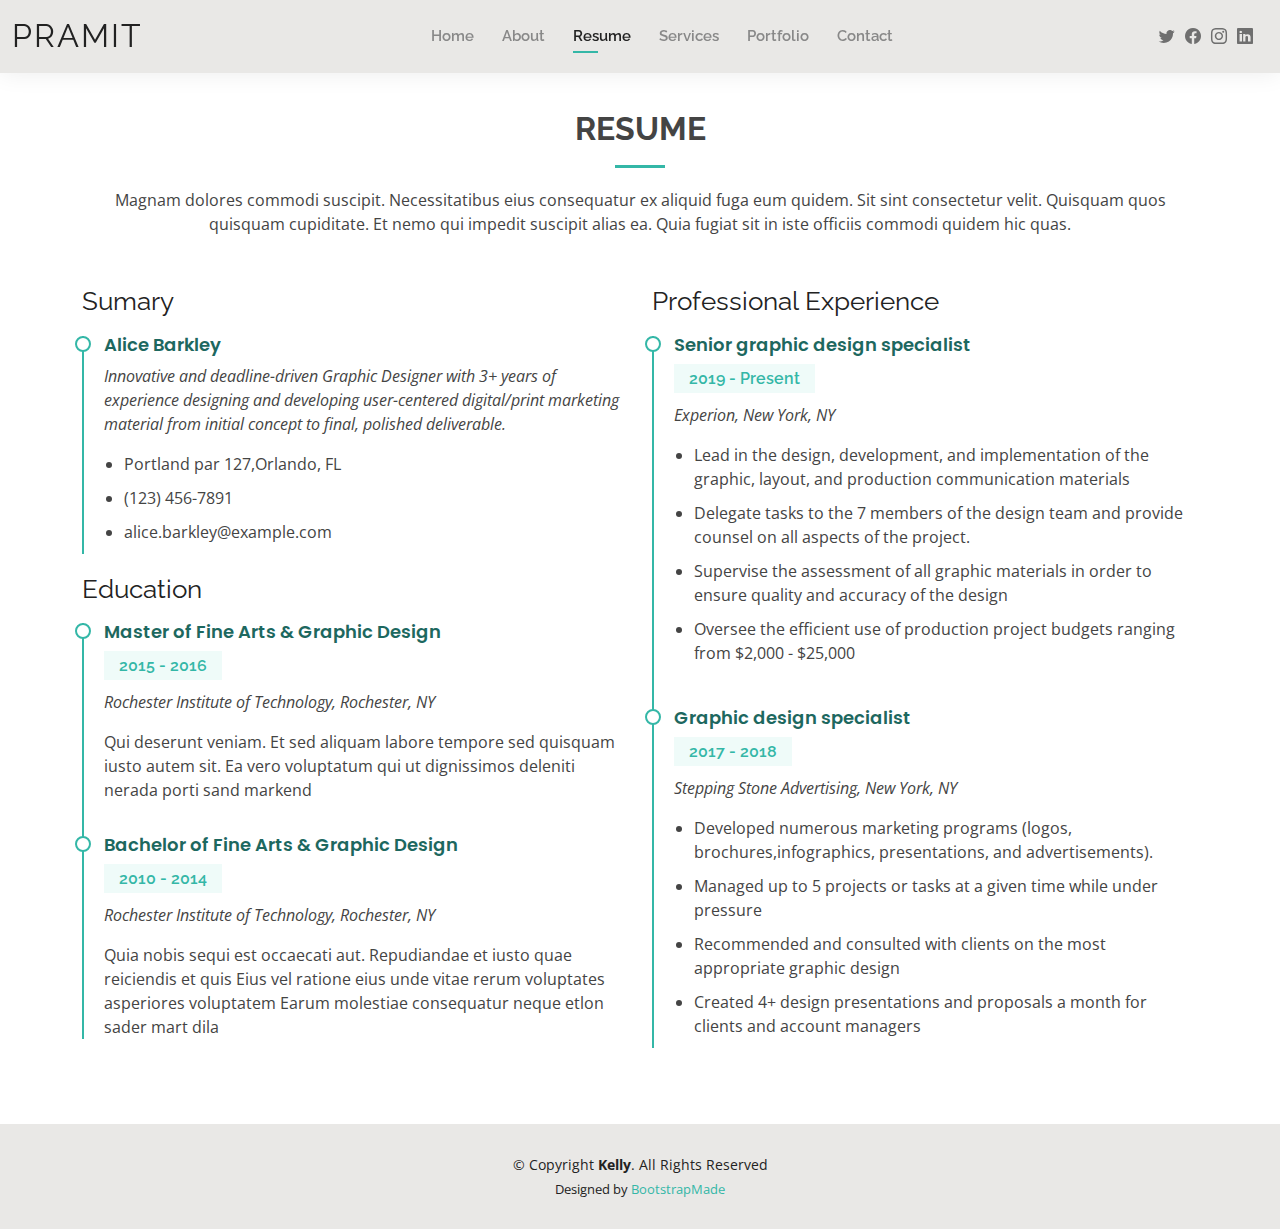
<file: resume.html>
<!DOCTYPE html>
<html lang="en">

<head>
  <meta charset="utf-8">
  <meta content="width=device-width, initial-scale=1.0" name="viewport">

  <title>Resume</title>
  <meta content="" name="description">
  <meta content="" name="keywords">

  <!-- Favicons -->
  <link href="assets/img/favicon.png" rel="icon">
  <link href="assets/img/apple-touch-icon.png" rel="apple-touch-icon">

  <!-- Google Fonts -->
  <link href="https://fonts.googleapis.com/css?family=Open+Sans:300,300i,400,400i,600,600i,700,700i|Raleway:300,300i,400,400i,500,500i,600,600i,700,700i|Poppins:300,300i,400,400i,500,500i,600,600i,700,700i" rel="stylesheet">

  <!-- Vendor CSS Files -->
  <link href="assets/vendor/aos/aos.css" rel="stylesheet">
  <link href="assets/vendor/bootstrap/css/bootstrap.min.css" rel="stylesheet">
  <link href="assets/vendor/bootstrap-icons/bootstrap-icons.css" rel="stylesheet">
  <link href="assets/vendor/boxicons/css/boxicons.min.css" rel="stylesheet">
  <link href="assets/vendor/glightbox/css/glightbox.min.css" rel="stylesheet">
  <link href="assets/vendor/swiper/swiper-bundle.min.css" rel="stylesheet">

  <!-- Template Main CSS File -->
  <link href="assets/css/style.css" rel="stylesheet">

  <!-- =======================================================
  * Template Name: Kelly
  * Updated: May 30 2023 with Bootstrap v5.3.0
  * Template URL: https://bootstrapmade.com/kelly-free-bootstrap-cv-resume-html-template/
  * Author: BootstrapMade.com
  * License: https://bootstrapmade.com/license/
  ======================================================== -->
</head>

<body>

  <!-- ======= Header ======= -->
  <header id="header" class="fixed-top">
    <div class="container-fluid d-flex justify-content-between align-items-center">

      <h1 class="logo me-auto me-lg-0"><a href="index.html">Pramit</a></h1>
      <!-- Uncomment below if you prefer to use an image logo -->
      <!-- <a href="index.html" class="logo"><img src="assets/img/logo.png" alt="" class="img-fluid"></a>-->

      <nav id="navbar" class="navbar order-last order-lg-0">
        <ul>
          <li><a href="index.html">Home</a></li>
          <li><a href="about.html">About</a></li>
          <li><a class="active" href="resume.html">Resume</a></li>
          <li><a href="services.html">Services</a></li>
          <li><a href="portfolio.html">Portfolio</a></li>
          <li><a href="contact.html">Contact</a></li>
        </ul>
        <i class="bi bi-list mobile-nav-toggle"></i>
      </nav><!-- .navbar -->

      <div class="header-social-links">
        <a href="#" class="twitter"><i class="bi bi-twitter"></i></a>
        <a href="#" class="facebook"><i class="bi bi-facebook"></i></a>
        <a href="#" class="instagram"><i class="bi bi-instagram"></i></a>
        <a href="#" class="linkedin"><i class="bi bi-linkedin"></i></i></a>
      </div>

    </div>

  </header><!-- End Header -->

  <main id="main">

    <!-- ======= Resume Section ======= -->
    <section id="resume" class="resume">
      <div class="container" data-aos="fade-up">

        <div class="section-title">
          <h2>Resume</h2>
          <p>Magnam dolores commodi suscipit. Necessitatibus eius consequatur ex aliquid fuga eum quidem. Sit sint consectetur velit. Quisquam quos quisquam cupiditate. Et nemo qui impedit suscipit alias ea. Quia fugiat sit in iste officiis commodi quidem hic quas.</p>
        </div>

        <div class="row">
          <div class="col-lg-6">
            <h3 class="resume-title">Sumary</h3>
            <div class="resume-item pb-0">
              <h4>Alice Barkley</h4>
              <p><em>Innovative and deadline-driven Graphic Designer with 3+ years of experience designing and developing user-centered digital/print marketing material from initial concept to final, polished deliverable.</em></p>
              <p>
              <ul>
                <li>Portland par 127,Orlando, FL</li>
                <li>(123) 456-7891</li>
                <li>alice.barkley@example.com</li>
              </ul>
              </p>
            </div>

            <h3 class="resume-title">Education</h3>
            <div class="resume-item">
              <h4>Master of Fine Arts &amp; Graphic Design</h4>
              <h5>2015 - 2016</h5>
              <p><em>Rochester Institute of Technology, Rochester, NY</em></p>
              <p>Qui deserunt veniam. Et sed aliquam labore tempore sed quisquam iusto autem sit. Ea vero voluptatum qui ut dignissimos deleniti nerada porti sand markend</p>
            </div>
            <div class="resume-item">
              <h4>Bachelor of Fine Arts &amp; Graphic Design</h4>
              <h5>2010 - 2014</h5>
              <p><em>Rochester Institute of Technology, Rochester, NY</em></p>
              <p>Quia nobis sequi est occaecati aut. Repudiandae et iusto quae reiciendis et quis Eius vel ratione eius unde vitae rerum voluptates asperiores voluptatem Earum molestiae consequatur neque etlon sader mart dila</p>
            </div>
          </div>
          <div class="col-lg-6">
            <h3 class="resume-title">Professional Experience</h3>
            <div class="resume-item">
              <h4>Senior graphic design specialist</h4>
              <h5>2019 - Present</h5>
              <p><em>Experion, New York, NY </em></p>
              <p>
              <ul>
                <li>Lead in the design, development, and implementation of the graphic, layout, and production communication materials</li>
                <li>Delegate tasks to the 7 members of the design team and provide counsel on all aspects of the project. </li>
                <li>Supervise the assessment of all graphic materials in order to ensure quality and accuracy of the design</li>
                <li>Oversee the efficient use of production project budgets ranging from $2,000 - $25,000</li>
              </ul>
              </p>
            </div>
            <div class="resume-item">
              <h4>Graphic design specialist</h4>
              <h5>2017 - 2018</h5>
              <p><em>Stepping Stone Advertising, New York, NY</em></p>
              <p>
              <ul>
                <li>Developed numerous marketing programs (logos, brochures,infographics, presentations, and advertisements).</li>
                <li>Managed up to 5 projects or tasks at a given time while under pressure</li>
                <li>Recommended and consulted with clients on the most appropriate graphic design</li>
                <li>Created 4+ design presentations and proposals a month for clients and account managers</li>
              </ul>
              </p>
            </div>
          </div>
        </div>

      </div>
    </section><!-- End Resume Section -->

  </main><!-- End #main -->

  <!-- ======= Footer ======= -->
  <footer id="footer">
    <div class="container">
      <div class="copyright">
        &copy; Copyright <strong><span>Kelly</span></strong>. All Rights Reserved
      </div>
      <div class="credits">
        <!-- All the links in the footer should remain intact. -->
        <!-- You can delete the links only if you purchased the pro version. -->
        <!-- Licensing information: https://bootstrapmade.com/license/ -->
        <!-- Purchase the pro version with working PHP/AJAX contact form: https://bootstrapmade.com/kelly-free-bootstrap-cv-resume-html-template/ -->
        Designed by <a href="https://bootstrapmade.com/">BootstrapMade</a>
      </div>
    </div>
  </footer><!-- End  Footer -->

  <div id="preloader"></div>
  <a href="#" class="back-to-top d-flex align-items-center justify-content-center"><i class="bi bi-arrow-up-short"></i></a>

  <!-- Vendor JS Files -->
  <script src="assets/vendor/purecounter/purecounter_vanilla.js"></script>
  <script src="assets/vendor/aos/aos.js"></script>
  <script src="assets/vendor/bootstrap/js/bootstrap.bundle.min.js"></script>
  <script src="assets/vendor/glightbox/js/glightbox.min.js"></script>
  <script src="assets/vendor/isotope-layout/isotope.pkgd.min.js"></script>
  <script src="assets/vendor/swiper/swiper-bundle.min.js"></script>
  <script src="assets/vendor/waypoints/noframework.waypoints.js"></script>
  <script src="assets/vendor/php-email-form/validate.js"></script>

  <!-- Template Main JS File -->
  <script src="assets/js/main.js"></script>

</body>

</html>
</file>
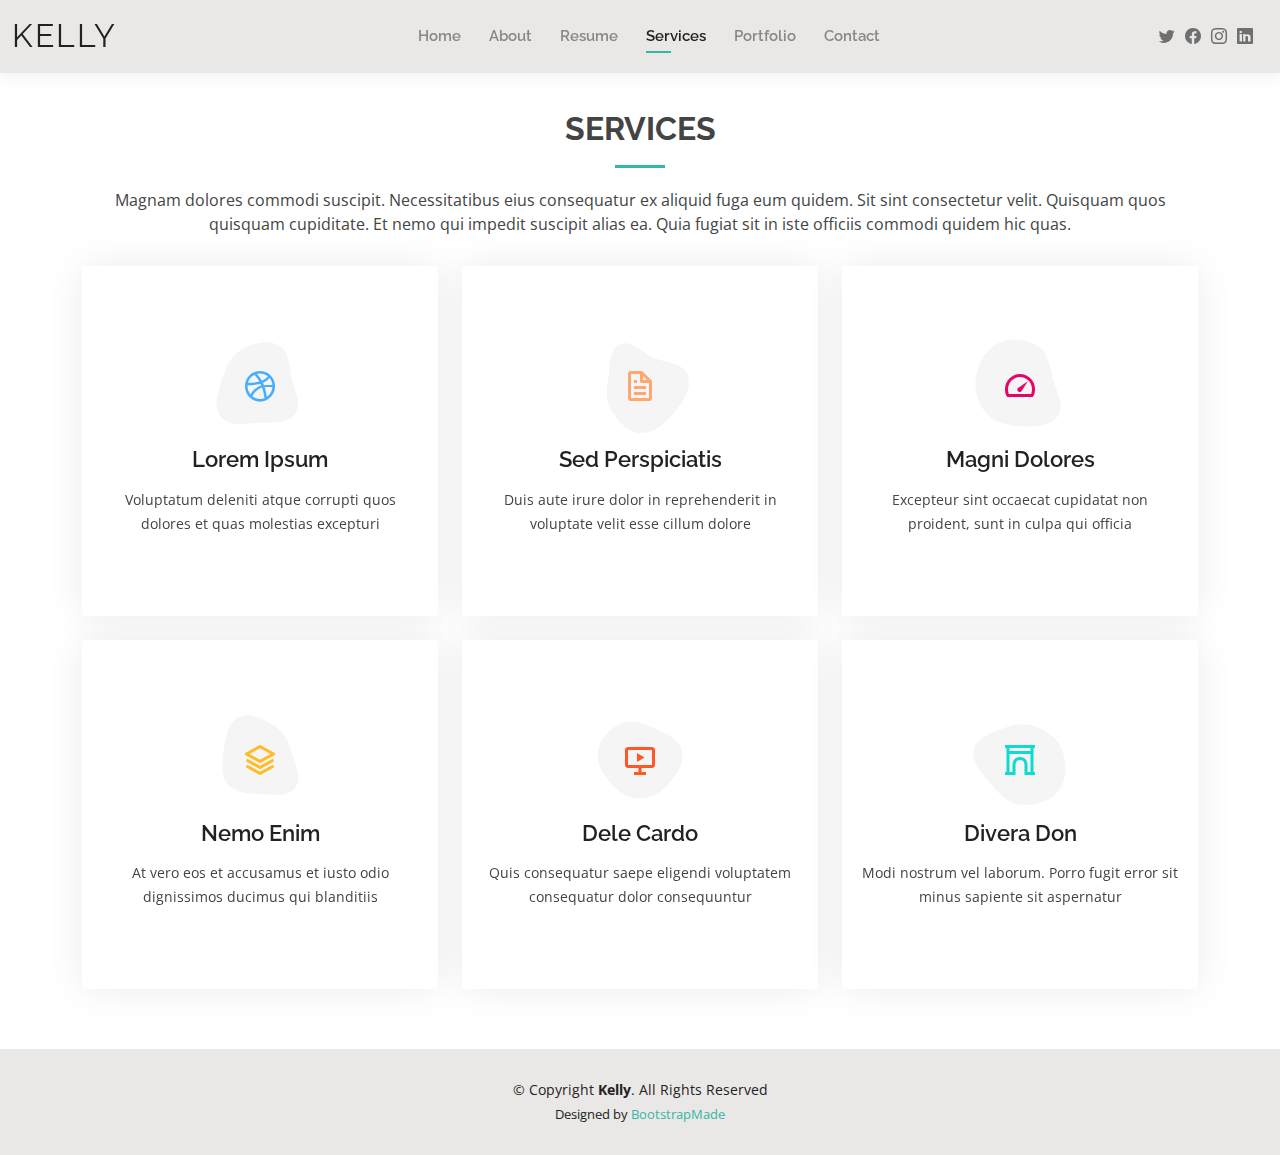
<file: services.html>
<!DOCTYPE html>
<html lang="en">

<head>
  <meta charset="utf-8">
  <meta content="width=device-width, initial-scale=1.0" name="viewport">

  <title>Services - Kelly Bootstrap Template</title>
  <meta content="" name="description">
  <meta content="" name="keywords">

  <!-- Favicons -->
  <link href="assets/img/favicon.png" rel="icon">
  <link href="assets/img/apple-touch-icon.png" rel="apple-touch-icon">

  <!-- Google Fonts -->
  <link href="https://fonts.googleapis.com/css?family=Open+Sans:300,300i,400,400i,600,600i,700,700i|Raleway:300,300i,400,400i,500,500i,600,600i,700,700i|Poppins:300,300i,400,400i,500,500i,600,600i,700,700i" rel="stylesheet">

  <!-- Vendor CSS Files -->
  <link href="assets/vendor/aos/aos.css" rel="stylesheet">
  <link href="assets/vendor/bootstrap/css/bootstrap.min.css" rel="stylesheet">
  <link href="assets/vendor/bootstrap-icons/bootstrap-icons.css" rel="stylesheet">
  <link href="assets/vendor/boxicons/css/boxicons.min.css" rel="stylesheet">
  <link href="assets/vendor/glightbox/css/glightbox.min.css" rel="stylesheet">
  <link href="assets/vendor/swiper/swiper-bundle.min.css" rel="stylesheet">

  <!-- Template Main CSS File -->
  <link href="assets/css/style.css" rel="stylesheet">

  <!-- =======================================================
  * Template Name: Kelly
  * Updated: May 30 2023 with Bootstrap v5.3.0
  * Template URL: https://bootstrapmade.com/kelly-free-bootstrap-cv-resume-html-template/
  * Author: BootstrapMade.com
  * License: https://bootstrapmade.com/license/
  ======================================================== -->
</head>

<body>

  <!-- ======= Header ======= -->
  <header id="header" class="fixed-top">
    <div class="container-fluid d-flex justify-content-between align-items-center">

      <h1 class="logo me-auto me-lg-0"><a href="index.html">Kelly</a></h1>
      <!-- Uncomment below if you prefer to use an image logo -->
      <!-- <a href="index.html" class="logo"><img src="assets/img/logo.png" alt="" class="img-fluid"></a>-->

      <nav id="navbar" class="navbar order-last order-lg-0">
        <ul>
          <li><a href="index.html">Home</a></li>
          <li><a href="about.html">About</a></li>
          <li><a href="resume.html">Resume</a></li>
          <li><a class="active" href="services.html">Services</a></li>
          <li><a href="portfolio.html">Portfolio</a></li>
          <li><a href="contact.html">Contact</a></li>
        </ul>
        <i class="bi bi-list mobile-nav-toggle"></i>
      </nav><!-- .navbar -->

      <div class="header-social-links">
        <a href="#" class="twitter"><i class="bi bi-twitter"></i></a>
        <a href="#" class="facebook"><i class="bi bi-facebook"></i></a>
        <a href="#" class="instagram"><i class="bi bi-instagram"></i></a>
        <a href="#" class="linkedin"><i class="bi bi-linkedin"></i></i></a>
      </div>

    </div>

  </header><!-- End Header -->

  <main id="main">

    <!-- ======= Services Section ======= -->
    <section id="services" class="services">
      <div class="container" data-aos="fade-up">

        <div class="section-title">
          <h2>Services</h2>
          <p>Magnam dolores commodi suscipit. Necessitatibus eius consequatur ex aliquid fuga eum quidem. Sit sint consectetur velit. Quisquam quos quisquam cupiditate. Et nemo qui impedit suscipit alias ea. Quia fugiat sit in iste officiis commodi quidem hic quas.</p>
        </div>

        <div class="row">
          <div class="col-lg-4 col-md-6 d-flex align-items-stretch" data-aos="zoom-in" data-aos-delay="100">
            <div class="icon-box iconbox-blue">
              <div class="icon">
                <svg width="100" height="100" viewBox="0 0 600 600" xmlns="http://www.w3.org/2000/svg">
                  <path stroke="none" stroke-width="0" fill="#f5f5f5" d="M300,521.0016835830174C376.1290562159157,517.8887921683347,466.0731472004068,529.7835943286574,510.70327084640275,468.03025145048787C554.3714126377745,407.6079735673963,508.03601936045806,328.9844924480964,491.2728898941984,256.3432110539036C474.5976632858925,184.082847569629,479.9380746630129,96.60480741107993,416.23090153303,58.64404602377083C348.86323505073057,18.502131276798302,261.93793281208167,40.57373210992963,193.5410806939664,78.93577620505333C130.42746243093433,114.334589627462,98.30271207620316,179.96522072025542,76.75703585869454,249.04625023123273C51.97151888228291,328.5150500222984,13.704378332031375,421.85034740162234,66.52175969318436,486.19268352777647C119.04800174914682,550.1803526380478,217.28368757567262,524.383925680826,300,521.0016835830174"></path>
                </svg>
                <i class="bx bxl-dribbble"></i>
              </div>
              <h4><a href="">Lorem Ipsum</a></h4>
              <p>Voluptatum deleniti atque corrupti quos dolores et quas molestias excepturi</p>
            </div>
          </div>

          <div class="col-lg-4 col-md-6 d-flex align-items-stretch mt-4 mt-md-0" data-aos="zoom-in" data-aos-delay="200">
            <div class="icon-box iconbox-orange ">
              <div class="icon">
                <svg width="100" height="100" viewBox="0 0 600 600" xmlns="http://www.w3.org/2000/svg">
                  <path stroke="none" stroke-width="0" fill="#f5f5f5" d="M300,582.0697525312426C382.5290701553225,586.8405444964366,449.9789794690241,525.3245884688669,502.5850820975895,461.55621195738473C556.606425686781,396.0723002908107,615.8543463187945,314.28637112970534,586.6730223649479,234.56875336149918C558.9533121215079,158.8439757836574,454.9685369536778,164.00468322053177,381.49747125262974,130.76875717737553C312.15926192815925,99.40240125094834,248.97055460311594,18.661163978235184,179.8680185752513,50.54337015887873C110.5421016452524,82.52863877960104,119.82277516462835,180.83849132639028,109.12597500060166,256.43424936330496C100.08760227029461,320.3096726198365,92.17705696193138,384.0621239912766,124.79988738764834,439.7174275375508C164.83382741302287,508.01625554203684,220.96474134820875,577.5009287672846,300,582.0697525312426"></path>
                </svg>
                <i class="bx bx-file"></i>
              </div>
              <h4><a href="">Sed Perspiciatis</a></h4>
              <p>Duis aute irure dolor in reprehenderit in voluptate velit esse cillum dolore</p>
            </div>
          </div>

          <div class="col-lg-4 col-md-6 d-flex align-items-stretch mt-4 mt-lg-0" data-aos="zoom-in" data-aos-delay="300">
            <div class="icon-box iconbox-pink">
              <div class="icon">
                <svg width="100" height="100" viewBox="0 0 600 600" xmlns="http://www.w3.org/2000/svg">
                  <path stroke="none" stroke-width="0" fill="#f5f5f5" d="M300,541.5067337569781C382.14930387511276,545.0595476570109,479.8736841581634,548.3450877840088,526.4010558755058,480.5488172755941C571.5218469581645,414.80211281144784,517.5187510058486,332.0715597781072,496.52539010469104,255.14436215662573C477.37192572678356,184.95920475031193,473.57363656557914,105.61284051026155,413.0603344069578,65.22779650032875C343.27470386102294,18.654635553484475,251.2091493199835,5.337323636656869,175.0934190732945,40.62881213300186C97.87086631185822,76.43348514350839,51.98124368387456,156.15599469081315,36.44837278890362,239.84606092416172C21.716077023791087,319.22268207091537,43.775223500013084,401.1760424656574,96.891909868211,461.97329694683043C147.22146801428983,519.5804099606455,223.5754009179313,538.201503339737,300,541.5067337569781"></path>
                </svg>
                <i class="bx bx-tachometer"></i>
              </div>
              <h4><a href="">Magni Dolores</a></h4>
              <p>Excepteur sint occaecat cupidatat non proident, sunt in culpa qui officia</p>
            </div>
          </div>

          <div class="col-lg-4 col-md-6 d-flex align-items-stretch mt-4" data-aos="zoom-in" data-aos-delay="100">
            <div class="icon-box iconbox-yellow">
              <div class="icon">
                <svg width="100" height="100" viewBox="0 0 600 600" xmlns="http://www.w3.org/2000/svg">
                  <path stroke="none" stroke-width="0" fill="#f5f5f5" d="M300,503.46388370962813C374.79870501325706,506.71871716319447,464.8034551963731,527.1746412648533,510.4981551193396,467.86667711651364C555.9287308511215,408.9015244558933,512.6030010748507,327.5744911775523,490.211057578863,256.5855673507754C471.097692560561,195.9906835881958,447.69079081568157,138.11976852964426,395.19560036434837,102.3242989838813C329.3053358748298,57.3949838291264,248.02791733380457,8.279543830951368,175.87071277845988,42.242879143198664C103.41431057327972,76.34704239035025,93.79494320519305,170.9812938413882,81.28167332365135,250.07896920659033C70.17666984294237,320.27484674793965,64.84698225790005,396.69656628748305,111.28512138212992,450.4950937839243C156.20124167950087,502.5303643271138,231.32542653798444,500.4755392045468,300,503.46388370962813"></path>
                </svg>
                <i class="bx bx-layer"></i>
              </div>
              <h4><a href="">Nemo Enim</a></h4>
              <p>At vero eos et accusamus et iusto odio dignissimos ducimus qui blanditiis</p>
            </div>
          </div>

          <div class="col-lg-4 col-md-6 d-flex align-items-stretch mt-4" data-aos="zoom-in" data-aos-delay="200">
            <div class="icon-box iconbox-red">
              <div class="icon">
                <svg width="100" height="100" viewBox="0 0 600 600" xmlns="http://www.w3.org/2000/svg">
                  <path stroke="none" stroke-width="0" fill="#f5f5f5" d="M300,532.3542879108572C369.38199826031484,532.3153073249985,429.10787420159085,491.63046689027357,474.5244479745417,439.17860296908856C522.8885846962883,383.3225815378663,569.1668002868075,314.3205725914397,550.7432151929288,242.7694973846089C532.6665558377875,172.5657663291529,456.2379748765914,142.6223662098291,390.3689995646985,112.34683881706744C326.66090330228417,83.06452184765237,258.84405631176094,53.51806209861945,193.32584062364296,78.48882559362697C121.61183558270385,105.82097193414197,62.805066853699245,167.19869350419734,48.57481801355237,242.6138429142374C34.843463184063346,315.3850353017275,76.69343916112496,383.4422959591041,125.22947124332185,439.3748458443577C170.7312796277747,491.8107796887764,230.57421082200815,532.3932930995766,300,532.3542879108572"></path>
                </svg>
                <i class="bx bx-slideshow"></i>
              </div>
              <h4><a href="">Dele Cardo</a></h4>
              <p>Quis consequatur saepe eligendi voluptatem consequatur dolor consequuntur</p>
            </div>
          </div>

          <div class="col-lg-4 col-md-6 d-flex align-items-stretch mt-4" data-aos="zoom-in" data-aos-delay="300">
            <div class="icon-box iconbox-teal">
              <div class="icon">
                <svg width="100" height="100" viewBox="0 0 600 600" xmlns="http://www.w3.org/2000/svg">
                  <path stroke="none" stroke-width="0" fill="#f5f5f5" d="M300,566.797414625762C385.7384707136149,576.1784315230908,478.7894351017131,552.8928747891023,531.9192734346935,484.94944893311C584.6109503024035,417.5663521118492,582.489472248146,322.67544863468447,553.9536738515405,242.03673114598146C529.1557734026468,171.96086150256528,465.24506316201064,127.66468636344209,395.9583748389544,100.7403814666027C334.2173773831606,76.7482773500951,269.4350130405921,84.62216499799875,207.1952322260088,107.2889140133804C132.92018162631612,134.33871894543012,41.79353780512637,160.00259165414826,22.644507872594943,236.69541883565114C3.319112789854554,314.0945973066697,72.72355303640163,379.243833228382,124.04198916343866,440.3218312028393C172.9286146004772,498.5055451809895,224.45579914871206,558.5317968840102,300,566.797414625762"></path>
                </svg>
                <i class="bx bx-arch"></i>
              </div>
              <h4><a href="">Divera Don</a></h4>
              <p>Modi nostrum vel laborum. Porro fugit error sit minus sapiente sit aspernatur</p>
            </div>
          </div>

        </div>

      </div>
    </section><!-- End Services Section -->

  </main><!-- End #main -->

  <!-- ======= Footer ======= -->
  <footer id="footer">
    <div class="container">
      <div class="copyright">
        &copy; Copyright <strong><span>Kelly</span></strong>. All Rights Reserved
      </div>
      <div class="credits">
        <!-- All the links in the footer should remain intact. -->
        <!-- You can delete the links only if you purchased the pro version. -->
        <!-- Licensing information: https://bootstrapmade.com/license/ -->
        <!-- Purchase the pro version with working PHP/AJAX contact form: https://bootstrapmade.com/kelly-free-bootstrap-cv-resume-html-template/ -->
        Designed by <a href="https://bootstrapmade.com/">BootstrapMade</a>
      </div>
    </div>
  </footer><!-- End  Footer -->

  <div id="preloader"></div>
  <a href="#" class="back-to-top d-flex align-items-center justify-content-center"><i class="bi bi-arrow-up-short"></i></a>

  <!-- Vendor JS Files -->
  <script src="assets/vendor/purecounter/purecounter_vanilla.js"></script>
  <script src="assets/vendor/aos/aos.js"></script>
  <script src="assets/vendor/bootstrap/js/bootstrap.bundle.min.js"></script>
  <script src="assets/vendor/glightbox/js/glightbox.min.js"></script>
  <script src="assets/vendor/isotope-layout/isotope.pkgd.min.js"></script>
  <script src="assets/vendor/swiper/swiper-bundle.min.js"></script>
  <script src="assets/vendor/waypoints/noframework.waypoints.js"></script>
  <script src="assets/vendor/php-email-form/validate.js"></script>

  <!-- Template Main JS File -->
  <script src="assets/js/main.js"></script>

</body>

</html>
</file>
<file: assets/css/style.css>
/**
* Template Name: Kelly
* Updated: May 30 2023 with Bootstrap v5.3.0
* Template URL: https://bootstrapmade.com/kelly-free-bootstrap-cv-resume-html-template/
* Author: BootstrapMade.com
* License: https://bootstrapmade.com/license/
*/

/*--------------------------------------------------------------
# General
--------------------------------------------------------------*/
body {
  font-family: "Open Sans", sans-serif;
  color: #444444;
}

a {
  color: #34b7a7;
  text-decoration: none;
}

a:hover {
  color: #51cdbe;
  text-decoration: none;
}

h1,
h2,
h3,
h4,
h5,
h6 {
  font-family: "Raleway", sans-serif;
}

#main {
  margin-top: 50px;
}

@media (max-width: 992px) {
  #main {
    margin-top: 30px;
  }
}

/*--------------------------------------------------------------
# Preloader
--------------------------------------------------------------*/
#preloader {
  position: fixed;
  top: 0;
  left: 0;
  right: 0;
  bottom: 0;
  z-index: 9999;
  overflow: hidden;
  background: #fff;
}

#preloader:before {
  content: "";
  position: fixed;
  top: calc(50% - 30px);
  left: calc(50% - 30px);
  border: 6px solid #34b7a7;
  border-top-color: #dcf5f2;
  border-radius: 50%;
  width: 60px;
  height: 60px;
  animation: animate-preloader 1s linear infinite;
}

@keyframes animate-preloader {
  0% {
    transform: rotate(0deg);
  }

  100% {
    transform: rotate(360deg);
  }
}

/*--------------------------------------------------------------
# Back to top button
--------------------------------------------------------------*/
.back-to-top {
  position: fixed;
  visibility: hidden;
  opacity: 0;
  right: 15px;
  bottom: 15px;
  z-index: 996;
  background: #34b7a7;
  width: 40px;
  height: 40px;
  border-radius: 50px;
  transition: all 0.4s;
}

.back-to-top i {
  font-size: 24px;
  color: #fff;
  line-height: 0;
}

.back-to-top:hover {
  background: #49cbbb;
  color: #fff;
}

.back-to-top.active {
  visibility: visible;
  opacity: 1;
}

/*--------------------------------------------------------------
# Header
--------------------------------------------------------------*/
#header {
  background: #e9e8e6;
  box-shadow: 0px 0px 25px 0 rgba(0, 0, 0, 0.08);
  z-index: 997;
  padding: 15px 0;
}

#header .logo {
  font-size: 32px;
  margin: 0;
  padding: 0;
  line-height: 1;
  font-weight: 400;
  letter-spacing: 2px;
  text-transform: uppercase;
}

#header .logo a {
  color: #222222;
}

#header .logo img {
  max-height: 40px;
}

@media (max-width: 992px) {
  #header .logo {
    font-size: 28px;
  }
}

/*--------------------------------------------------------------
# Header Social Links
--------------------------------------------------------------*/
.header-social-links {
  padding-right: 15px;
}

.header-social-links a {
  color: #6f6f6f;
  padding-left: 6px;
  display: inline-block;
  line-height: 0px;
  transition: 0.3s;
  font-size: 16px;
}

.header-social-links a:hover {
  color: #34b7a7;
}

/*--------------------------------------------------------------
# Navigation Menu
--------------------------------------------------------------*/
/**
* Desktop Navigation 
*/
.navbar {
  padding: 0;
}

.navbar ul {
  margin: 0;
  padding: 0;
  display: flex;
  list-style: none;
  align-items: center;
}

.navbar li {
  position: relative;
  padding: 10px 0 10px 28px;
}

.navbar a,
.navbar a:focus {
  display: flex;
  align-items: center;
  justify-content: space-between;
  font-family: "Raleway", sans-serif;
  font-size: 15px;
  font-weight: 600;
  color: #888888;
  white-space: nowrap;
  transition: 0.3s;
  position: relative;
}

.navbar a i,
.navbar a:focus i {
  font-size: 12px;
  line-height: 0;
  margin-left: 5px;
}

.navbar>ul>li>a:before {
  content: "";
  position: absolute;
  width: 0;
  height: 2px;
  bottom: -5px;
  left: 0;
  background-color: #34b7a7;
  visibility: hidden;
  width: 0px;
  transition: all 0.3s ease-in-out 0s;
}

.navbar a:hover:before,
.navbar li:hover>a:before,
.navbar .active:before {
  visibility: visible;
  width: 25px;
}

.navbar a:hover,
.navbar .active,
.navbar .active:focus,
.navbar li:hover>a {
  color: #222222;
}

.navbar .dropdown ul {
  display: block;
  position: absolute;
  left: 14px;
  top: calc(100% + 30px);
  margin: 0;
  padding: 10px 0;
  z-index: 99;
  opacity: 0;
  visibility: hidden;
  background: #fff;
  box-shadow: 0px 0px 30px rgba(127, 137, 161, 0.25);
  transition: 0.3s;
  border-radius: 4px;
}

.navbar .dropdown ul li {
  min-width: 200px;
  padding: 0;
}

.navbar .dropdown ul a {
  padding: 10px 20px;
  font-size: 15px;
  text-transform: none;
  font-weight: 600;
}

.navbar .dropdown ul a i {
  font-size: 12px;
}

.navbar .dropdown ul a:hover,
.navbar .dropdown ul .active:hover,
.navbar .dropdown ul li:hover>a {
  color: #34b7a7;
}

.navbar .dropdown:hover>ul {
  opacity: 1;
  top: 100%;
  visibility: visible;
}

.navbar .dropdown .dropdown ul {
  top: 0;
  left: calc(100% - 30px);
  visibility: hidden;
}

.navbar .dropdown .dropdown:hover>ul {
  opacity: 1;
  top: 0;
  left: 100%;
  visibility: visible;
}

@media (max-width: 1366px) {
  .navbar .dropdown .dropdown ul {
    left: -90%;
  }

  .navbar .dropdown .dropdown:hover>ul {
    left: -100%;
  }
}

/**
* Mobile Navigation 
*/
.mobile-nav-toggle {
  color: #222222;
  font-size: 28px;
  cursor: pointer;
  display: none;
  line-height: 0;
  transition: 0.5s;
}

.mobile-nav-toggle.bi-x {
  color: #fff;
}

@media (max-width: 991px) {
  .mobile-nav-toggle {
    display: block;
  }

  .navbar ul {
    display: none;
  }
}

.navbar-mobile {
  position: fixed;
  overflow: hidden;
  top: 0;
  right: 0;
  left: 0;
  bottom: 0;
  background: rgba(9, 9, 9, 0.9);
  transition: 0.3s;
  z-index: 999;
}

.navbar-mobile .mobile-nav-toggle {
  position: absolute;
  top: 15px;
  right: 15px;
}

.navbar-mobile ul {
  display: block;
  position: absolute;
  top: 55px;
  right: 15px;
  bottom: 15px;
  left: 15px;
  padding: 10px 0;
  border-radius: 10px;
  background-color: #fff;
  overflow-y: auto;
  transition: 0.3s;
}

.navbar-mobile a,
.navbar-mobile a:focus {
  font-size: 15px;
  padding-right: 15px;
  color: #222222;
}

.navbar-mobile a:hover,
.navbar-mobile .active,
.navbar-mobile li:hover>a {
  color: #34b7a7;
}

.navbar-mobile .getstarted,
.navbar-mobile .getstarted:focus {
  margin: 15px;
}

.navbar-mobile .dropdown ul {
  position: static;
  display: none;
  margin: 10px 20px;
  padding: 10px 0;
  z-index: 99;
  opacity: 1;
  visibility: visible;
  background: #fff;
  box-shadow: 0px 0px 30px rgba(127, 137, 161, 0.25);
}

.navbar-mobile .dropdown ul li {
  min-width: 200px;
}

.navbar-mobile .dropdown ul a {
  padding: 10px 20px;
}

.navbar-mobile .dropdown ul a i {
  font-size: 12px;
}

.navbar-mobile .dropdown ul a:hover,
.navbar-mobile .dropdown ul .active:hover,
.navbar-mobile .dropdown ul li:hover>a {
  color: #34b7a7;
}

.navbar-mobile .dropdown>.dropdown-active {
  display: block;
}

/*--------------------------------------------------------------
# Hero Section
--------------------------------------------------------------*/
#hero {
  width: 100%;
  height: 100vh;
  background: url("../img/hero-bgs.jpg") top right;
  background-size: cover;
}

#hero .container {
  padding-top: 70px;
  position: relative;
}

@media (max-width: 992px) {
  #hero .container {
    padding-top: 58px;
  }
}

#hero h1 {
  margin: 0;
  font-size: 48px;
  font-weight: 700;
  line-height: 56px;
  color: #222222;
}

#hero h2 {
  color: #c5aaaa;
  margin: 10px 0 0 0;
  font-size: 22px;
}

#hero .btn-about {
  font-family: "Raleway", sans-serif;
  text-transform: uppercase;
  font-weight: 600;
  font-size: 12px;
  letter-spacing: 1px;
  display: inline-block;
  padding: 12px 40px;
  border-radius: 50px;
  transition: 0.5s;
  margin-top: 30px;
  color: #fff;
  background: #34b7a7;
}

#hero .btn-about:hover {
  background: #3dc8b7;
}

@media (min-width: 1024px) {
  #hero {
    background-attachment: fixed;
  }
}

@media (max-width: 992px) {
  #hero:before {
    content: "";
    background: rgba(255, 255, 255, 0.8);
    position: absolute;
    bottom: 0;
    top: 0;
    left: 0;
    right: 0;
  }

  #hero h1 {
    font-size: 28px;
    line-height: 36px;
  }

  #hero h2 {
    font-size: 18px;
    line-height: 24px;
  }
}

/*--------------------------------------------------------------
# Sections General
--------------------------------------------------------------*/
section {
  padding: 60px 0;
}

.section-bg {
  background-color: #e7f8f6;
}

.section-title {
  text-align: center;
  padding-bottom: 30px;
}

.section-title h2 {
  font-size: 32px;
  font-weight: bold;
  text-transform: uppercase;
  margin-bottom: 20px;
  padding-bottom: 20px;
  position: relative;
}

.section-title h2::after {
  content: "";
  position: absolute;
  display: block;
  width: 50px;
  height: 3px;
  background: #34b7a7;
  bottom: 0;
  left: calc(50% - 25px);
}

.section-title p {
  margin-bottom: 0;
}

/*--------------------------------------------------------------
# Cta
--------------------------------------------------------------*/
.cta {
  background: linear-gradient(rgba(0, 0, 0, 0.6), rgba(0, 0, 0, 0.6)), url("../img/bg-1.jpg") fixed center center;
  background-size: cover;
  padding: 80px 0;
}

.cta h3 {
  color: #fff;
  font-size: 28px;
  font-weight: 700;
}

.cta p {
  color: #fff;
}

.cta .cta-btn {
  font-family: "Raleway", sans-serif;
  text-transform: uppercase;
  font-weight: 500;
  font-size: 16px;
  letter-spacing: 1px;
  display: inline-block;
  padding: 8px 20px;
  border-radius: 2px;
  transition: 0.5s;
  margin: 10px;
  border: 2px solid #fff;
  color: #fff;
}

.cta .cta-btn:hover {
  background: #34b7a7;
  border: 2px solid #34b7a7;
}

@media (max-width: 1024px) {
  .cta {
    background-attachment: scroll;
  }
}

@media (min-width: 769px) {
  .cta .cta-btn-container {
    display: flex;
    align-items: center;
    justify-content: flex-end;
  }
}

/*--------------------------------------------------------------
# About
--------------------------------------------------------------*/
.about .content h3 {
  font-weight: 700;
  font-size: 26px;
  color: #555555;
}

.about .content ul {
  list-style: none;
  padding: 0;
}

.about .content ul li {
  padding-bottom: 10px;
}

.about .content ul i {
  font-size: 20px;
  padding-right: 2px;
  color: #34b7a7;
}

.about .content p:last-child {
  margin-bottom: 0;
}

/*--------------------------------------------------------------
# Skills
--------------------------------------------------------------*/
.skills .progress {
  height: 60px;
  display: block;
  background: none;
  border-radius: 0;
}

.skills .progress .skill {
  padding: 10px 0;
  margin: 0 0 6px 0;
  text-transform: uppercase;
  display: block;
  font-weight: 600;
  font-family: "Poppins", sans-serif;
  color: #222222;
}

.skills .progress .skill .val {
  float: right;
  font-style: normal;
}

.skills .progress-bar-wrap {
  background: #f3f3f3;
}

.skills .progress-bar {
  width: 1px;
  height: 10px;
  transition: 0.9s;
  background-color: #34b7a7;
}

/*--------------------------------------------------------------
# Facts
--------------------------------------------------------------*/
.facts .counters{
  display: flex;
  justify-content: space-evenly;
}
.facts .counters span {
  font-size: 48px;
  display: block;
  color: #34b7a7;
}

.facts .counters p {
  padding: 0;
  margin: 0 0 20px 0;
  font-family: "Raleway", sans-serif;
  font-size: 14px;
}

/*--------------------------------------------------------------
# Testimonials
--------------------------------------------------------------*/
.testimonials .section-header {
  margin-bottom: 40px;
}

.testimonials .testimonials-carousel,
.testimonials .testimonials-slider {
  overflow: hidden;
}

.testimonials .testimonial-item {
  text-align: center;
}

.testimonials .testimonial-item .testimonial-img {
  width: 120px;
  border-radius: 50%;
  border: 4px solid #fff;
  margin: 0 auto;
}

.testimonials .testimonial-item h3 {
  font-size: 20px;
  font-weight: bold;
  margin: 10px 0 5px 0;
  color: #111;
}

.testimonials .testimonial-item h4 {
  font-size: 14px;
  color: #999;
  margin: 0 0 15px 0;
}

.testimonials .testimonial-item .quote-icon-left,
.testimonials .testimonial-item .quote-icon-right {
  color: #c8efea;
  font-size: 26px;
}

.testimonials .testimonial-item .quote-icon-left {
  display: inline-block;
  left: -5px;
  position: relative;
}

.testimonials .testimonial-item .quote-icon-right {
  display: inline-block;
  right: -5px;
  position: relative;
  top: 10px;
}

.testimonials .testimonial-item p {
  font-style: italic;
  margin: 0 auto 15px auto;
}

@media (min-width: 992px) {
  .testimonials .testimonial-item p {
    width: 80%;
  }
}

.testimonials .swiper-pagination {
  margin-top: 20px;
  position: relative;
}

.testimonials .swiper-pagination .swiper-pagination-bullet {
  width: 12px;
  height: 12px;
  background-color: #fff;
  opacity: 1;
  border: 1px solid #34b7a7;
}

.testimonials .swiper-pagination .swiper-pagination-bullet-active {
  background-color: #34b7a7;
}

/*--------------------------------------------------------------
# Resume
--------------------------------------------------------------*/
.resume .resume-title {
  font-size: 26px;
  font-weight: 400;
  margin-top: 20px;
  margin-bottom: 20px;
  color: #222222;
}

.resume .resume-item {
  padding: 0 0 20px 20px;
  margin-top: -2px;
  border-left: 2px solid #34b7a7;
  position: relative;
}

.resume .resume-item h4 {
  line-height: 18px;
  font-size: 18px;
  font-weight: 600;
  font-family: "Poppins", sans-serif;
  color: #1d685f;
  margin-bottom: 10px;
}

.resume .resume-item h5 {
  font-size: 16px;
  background: #effbf9;
  padding: 5px 15px;
  display: inline-block;
  font-weight: 600;
  margin-bottom: 10px;
  color: #34b7a7;
}

.resume .resume-item ul {
  padding-left: 20px;
}

.resume .resume-item ul li {
  padding-bottom: 10px;
}

.resume .resume-item:last-child {
  padding-bottom: 0;
}

.resume .resume-item::before {
  content: "";
  position: absolute;
  width: 16px;
  height: 16px;
  border-radius: 50px;
  left: -9px;
  top: 0;
  background: #fff;
  border: 2px solid #34b7a7;
}

/*--------------------------------------------------------------
# Services
--------------------------------------------------------------*/
.services .icon-box {
  text-align: center;
  padding: 70px 20px 80px 20px;
  transition: all ease-in-out 0.3s;
  background: #fff;
  box-shadow: 0px 0 35px 0 rgba(0, 0, 0, 0.08);
}

.services .icon-box .icon {
  margin: 0 auto;
  width: 100px;
  height: 100px;
  display: flex;
  align-items: center;
  justify-content: center;
  transition: ease-in-out 0.3s;
  position: relative;
}

.services .icon-box .icon i {
  font-size: 36px;
  transition: 0.5s;
  position: relative;
}

.services .icon-box .icon svg {
  position: absolute;
  top: 0;
  left: 0;
}

.services .icon-box .icon svg path {
  transition: 0.5s;
  fill: #f5f5f5;
}

.services .icon-box h4 {
  font-weight: 600;
  margin: 10px 0 15px 0;
  font-size: 22px;
}

.services .icon-box h4 a {
  color: #222222;
  transition: ease-in-out 0.3s;
}

.services .icon-box p {
  line-height: 24px;
  font-size: 14px;
  margin-bottom: 0;
}

.services .iconbox-blue i {
  color: #47aeff;
}

.services .iconbox-blue:hover .icon i {
  color: #fff;
}

.services .iconbox-blue:hover .icon path {
  fill: #47aeff;
}

.services .iconbox-orange i {
  color: #ffa76e;
}

.services .iconbox-orange:hover .icon i {
  color: #fff;
}

.services .iconbox-orange:hover .icon path {
  fill: #ffa76e;
}

.services .iconbox-pink i {
  color: #e80368;
}

.services .iconbox-pink:hover .icon i {
  color: #fff;
}

.services .iconbox-pink:hover .icon path {
  fill: #e80368;
}

.services .iconbox-yellow i {
  color: #ffbb2c;
}

.services .iconbox-yellow:hover .icon i {
  color: #fff;
}

.services .iconbox-yellow:hover .icon path {
  fill: #ffbb2c;
}

.services .iconbox-red i {
  color: #ff5828;
}

.services .iconbox-red:hover .icon i {
  color: #fff;
}

.services .iconbox-red:hover .icon path {
  fill: #ff5828;
}

.services .iconbox-teal i {
  color: #11dbcf;
}

.services .iconbox-teal:hover .icon i {
  color: #fff;
}

.services .iconbox-teal:hover .icon path {
  fill: #11dbcf;
}

/*--------------------------------------------------------------
# Portfolio
--------------------------------------------------------------*/
.portfolio .portfolio-item {
  margin-bottom: 30px;
}

.portfolio #portfolio-flters {
  padding: 0;
  margin: 0 auto 20px auto;
  list-style: none;
  text-align: center;
}

.portfolio #portfolio-flters li {
  cursor: pointer;
  display: inline-block;
  padding: 8px 16px 10px 16px;
  font-size: 13px;
  font-weight: 500;
  line-height: 1;
  text-transform: uppercase;
  color: #444444;
  margin-bottom: 5px;
  transition: all 0.3s ease-in-out;
  border-radius: 50px;
}

.portfolio #portfolio-flters li:hover,
.portfolio #portfolio-flters li.filter-active {
  color: #fff;
  background: #34b7a7;
}

.portfolio #portfolio-flters li:last-child {
  margin-right: 0;
}

.portfolio .portfolio-wrap {
  transition: 0.3s;
  position: relative;
  overflow: hidden;
  z-index: 1;
  background: rgba(34, 34, 34, 0.6);
}

.portfolio .portfolio-wrap::before {
  content: "";
  background: rgba(34, 34, 34, 0.6);
  position: absolute;
  left: 0;
  right: 0;
  top: 0;
  bottom: 0;
  transition: all ease-in-out 0.3s;
  z-index: 2;
  opacity: 0;
}

.portfolio .portfolio-wrap img {
  transition: all ease-in-out 0.3s;
}

.portfolio .portfolio-wrap .portfolio-info {
  opacity: 0;
  position: absolute;
  top: 0;
  left: 0;
  right: 0;
  bottom: 0;
  z-index: 3;
  transition: all ease-in-out 0.3s;
  display: flex;
  flex-direction: column;
  justify-content: flex-end;
  align-items: flex-start;
  padding: 20px;
}

.portfolio .portfolio-wrap .portfolio-info h4 {
  font-size: 20px;
  color: #fff;
  font-weight: 600;
}

.portfolio .portfolio-wrap .portfolio-info p {
  color: rgba(255, 255, 255, 0.7);
  font-size: 14px;
  text-transform: uppercase;
  padding: 0;
  margin: 0;
  font-style: italic;
}

.portfolio .portfolio-wrap .portfolio-links {
  text-align: center;
  z-index: 4;
}

.portfolio .portfolio-wrap .portfolio-links a {
  color: #fff;
  margin: 0 5px 0 0;
  font-size: 28px;
  display: inline-block;
  transition: 0.3s;
}

.portfolio .portfolio-wrap .portfolio-links a:hover {
  color: #78d9cd;
}

.portfolio .portfolio-wrap:hover::before {
  opacity: 1;
}

.portfolio .portfolio-wrap:hover img {
  transform: scale(1.2);
}

.portfolio .portfolio-wrap:hover .portfolio-info {
  opacity: 1;
}

/*--------------------------------------------------------------
# Portfolio Details
--------------------------------------------------------------*/
.portfolio-details {
  padding-top: 0;
}

.portfolio-details .portfolio-details-slider img {
  width: 100%;
}

.portfolio-details .portfolio-details-slider .swiper-pagination {
  margin-top: 20px;
  position: relative;
}

.portfolio-details .portfolio-details-slider .swiper-pagination .swiper-pagination-bullet {
  width: 12px;
  height: 12px;
  background-color: #fff;
  opacity: 1;
  border: 1px solid #34b7a7;
}

.portfolio-details .portfolio-details-slider .swiper-pagination .swiper-pagination-bullet-active {
  background-color: #34b7a7;
}

.portfolio-details .portfolio-info {
  padding: 30px;
  box-shadow: 0px 0 30px rgba(34, 34, 34, 0.08);
}

.portfolio-details .portfolio-info h3 {
  font-size: 22px;
  font-weight: 700;
  margin-bottom: 20px;
  padding-bottom: 20px;
  border-bottom: 1px solid #eee;
}

.portfolio-details .portfolio-info ul {
  list-style: none;
  padding: 0;
  font-size: 15px;
}

.portfolio-details .portfolio-info ul li+li {
  margin-top: 10px;
}

.portfolio-details .portfolio-description {
  padding-top: 30px;
}

.portfolio-details .portfolio-description h2 {
  font-size: 26px;
  font-weight: 700;
  margin-bottom: 20px;
}

.portfolio-details .portfolio-description p {
  padding: 0;
}

/*--------------------------------------------------------------
# Contact
--------------------------------------------------------------*/
.contact .info {
  width: 100%;
  background: #fff;
}

.contact .info i {
  font-size: 20px;
  color: #34b7a7;
  float: left;
  width: 44px;
  height: 44px;
  background: #effbf9;
  display: flex;
  justify-content: center;
  align-items: center;
  border-radius: 50px;
  transition: all 0.3s ease-in-out;
}

.contact .info h4 {
  padding: 0 0 0 60px;
  font-size: 22px;
  font-weight: 600;
  margin-bottom: 5px;
  color: #222222;
}

.contact .info p {
  padding: 0 0 0 60px;
  margin-bottom: 0;
  font-size: 14px;
  color: #555555;
}

.contact .info .email,
.contact .info .phone {
  margin-top: 40px;
}

.contact .info .email:hover i,
.contact .info .address:hover i,
.contact .info .phone:hover i {
  background: #34b7a7;
  color: #fff;
}

.contact .php-email-form {
  width: 100%;
  background: #fff;
}

.contact .php-email-form .form-group {
  padding-bottom: 8px;
}

.contact .php-email-form .error-message {
  display: none;
  color: #fff;
  background: #ed3c0d;
  text-align: center;
  padding: 15px;
  font-weight: 600;
}

.contact .php-email-form .sent-message {
  display: none;
  color: #fff;
  background: #18d26e;
  text-align: center;
  padding: 15px;
  font-weight: 600;
}

.contact .php-email-form .loading {
  display: none;
  background: #fff;
  text-align: center;
  padding: 15px;
}

.contact .php-email-form .loading:before {
  content: "";
  display: inline-block;
  border-radius: 50%;
  width: 24px;
  height: 24px;
  margin: 0 10px -6px 0;
  border: 3px solid #18d26e;
  border-top-color: #eee;
  animation: animate-loading 1s linear infinite;
}

.contact .php-email-form input,
.contact .php-email-form textarea {
  border-radius: 4px;
  box-shadow: none;
  font-size: 14px;
}

.contact .php-email-form input:focus,
.contact .php-email-form textarea:focus {
  border-color: #34b7a7;
}

.contact .php-email-form input {
  height: 44px;
}

.contact .php-email-form textarea {
  padding: 10px 12px;
}

.contact .php-email-form button[type=submit] {
  background: #34b7a7;
  border: 0;
  padding: 10px 30px 12px 30px;
  color: #fff;
  transition: 0.4s;
  border-radius: 50px;
}

.contact .php-email-form button[type=submit]:hover {
  background: #3dc8b7;
}

@keyframes animate-loading {
  0% {
    transform: rotate(0deg);
  }

  100% {
    transform: rotate(360deg);
  }
}

/*--------------------------------------------------------------
# Footer
--------------------------------------------------------------*/
#footer {
  background: #e9e8e6;
  padding: 30px 0;
  color: #222222;
  font-size: 14px;
  text-align: center;
}

#footer .credits {
  padding-top: 5px;
  font-size: 13px;
}

#footer .credits a {
  color: #34b7a7;
}
</file>
